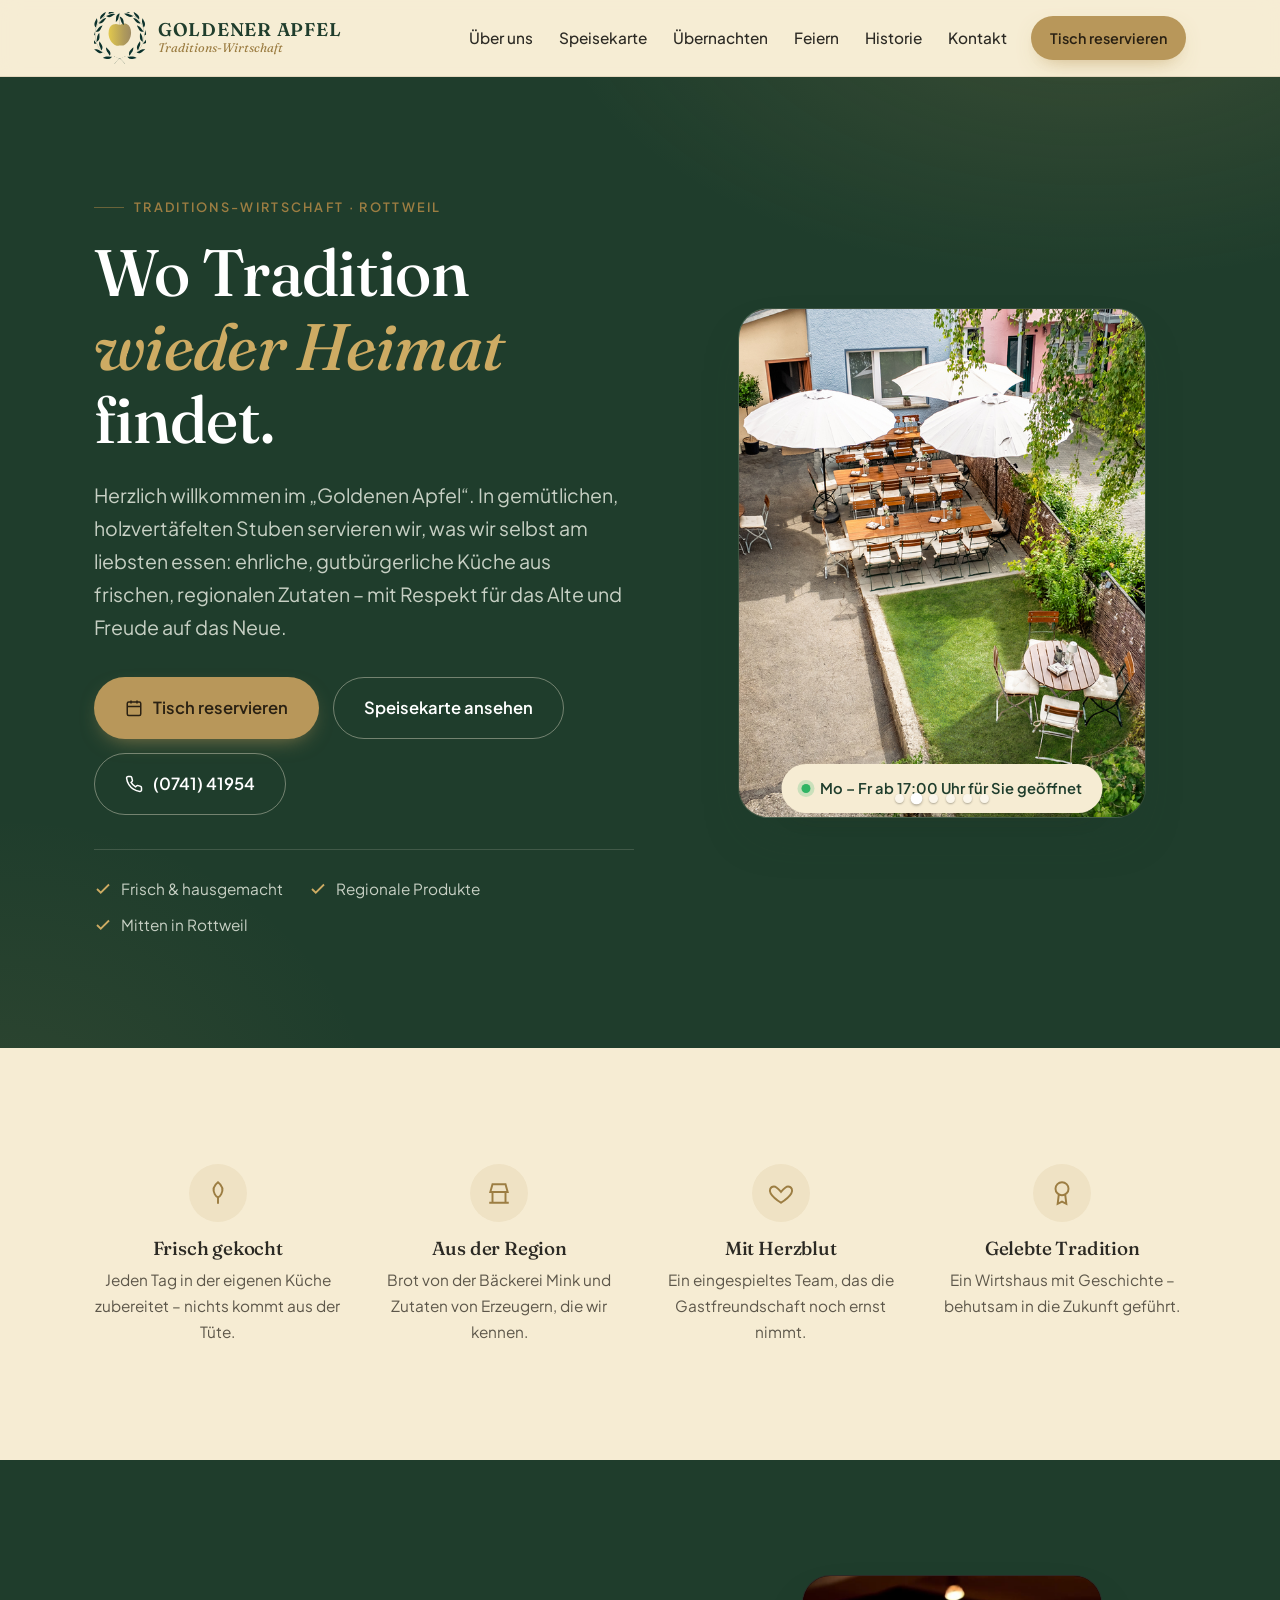
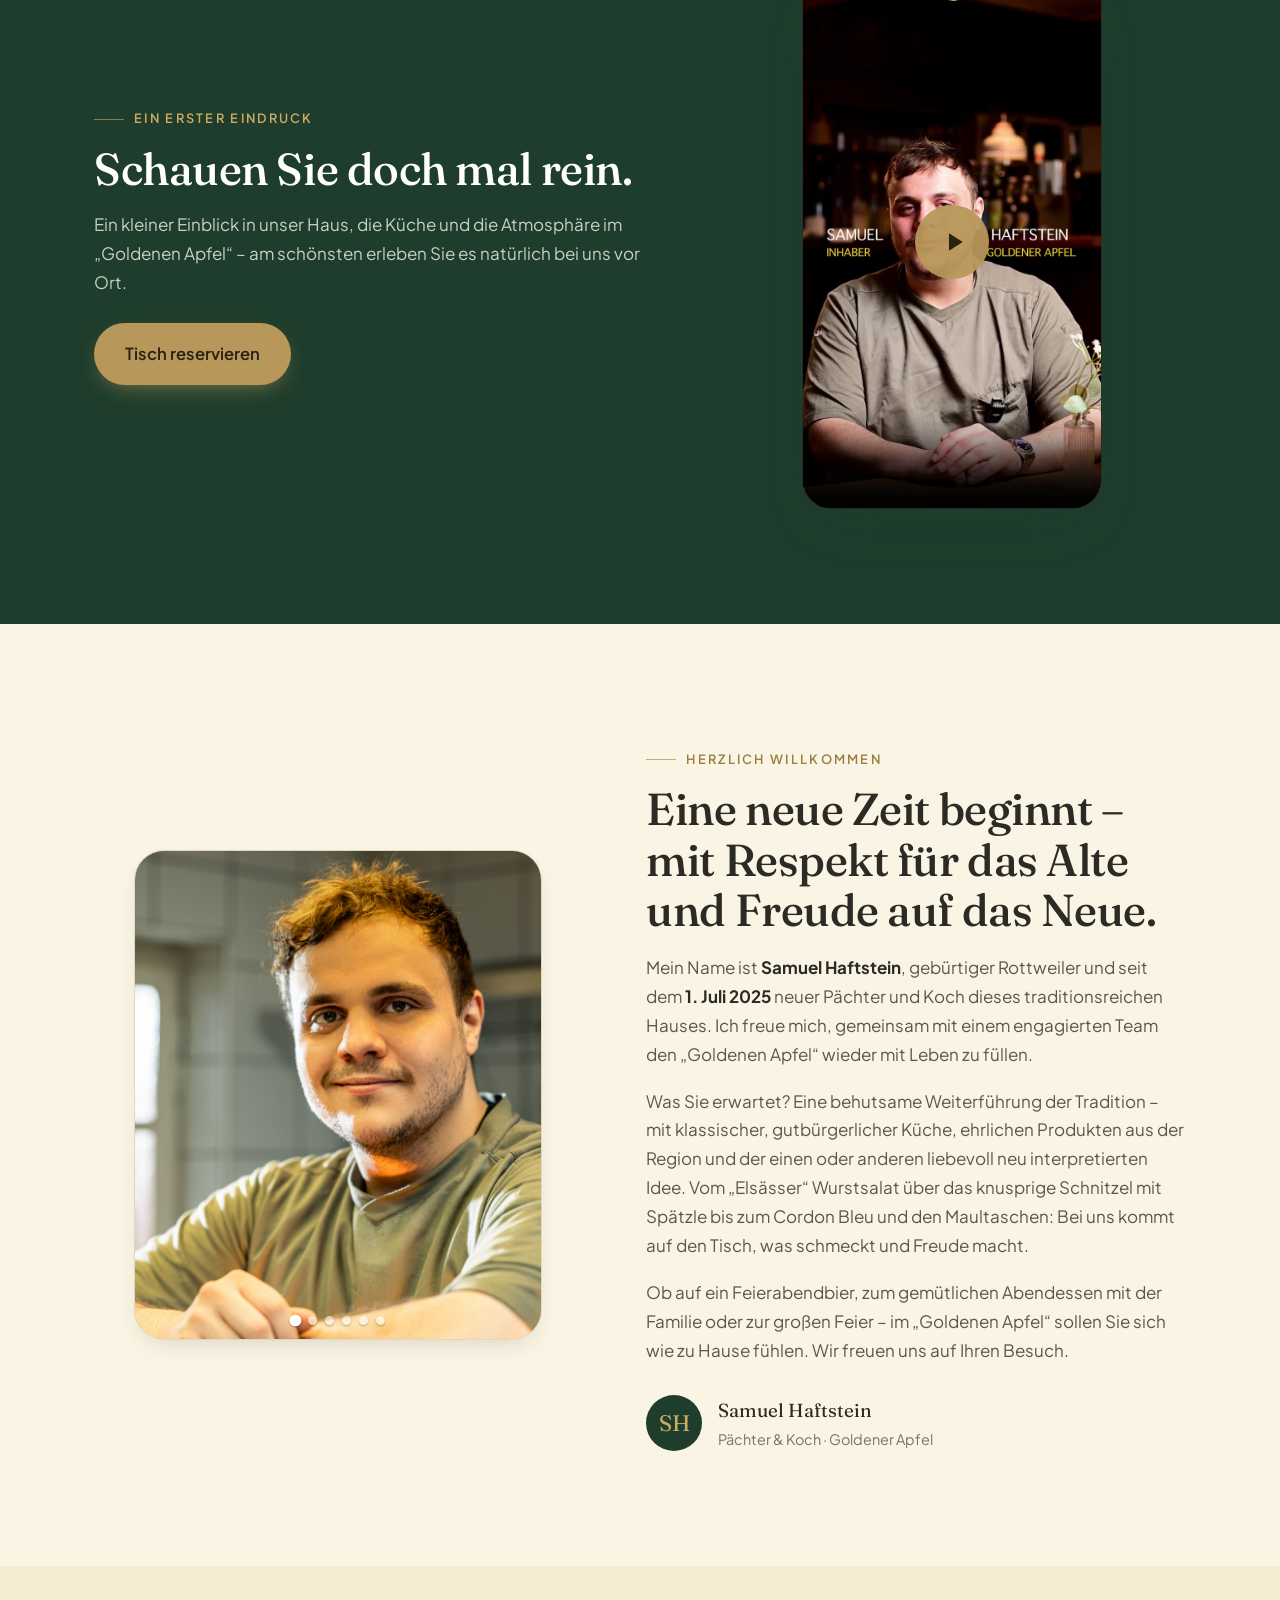
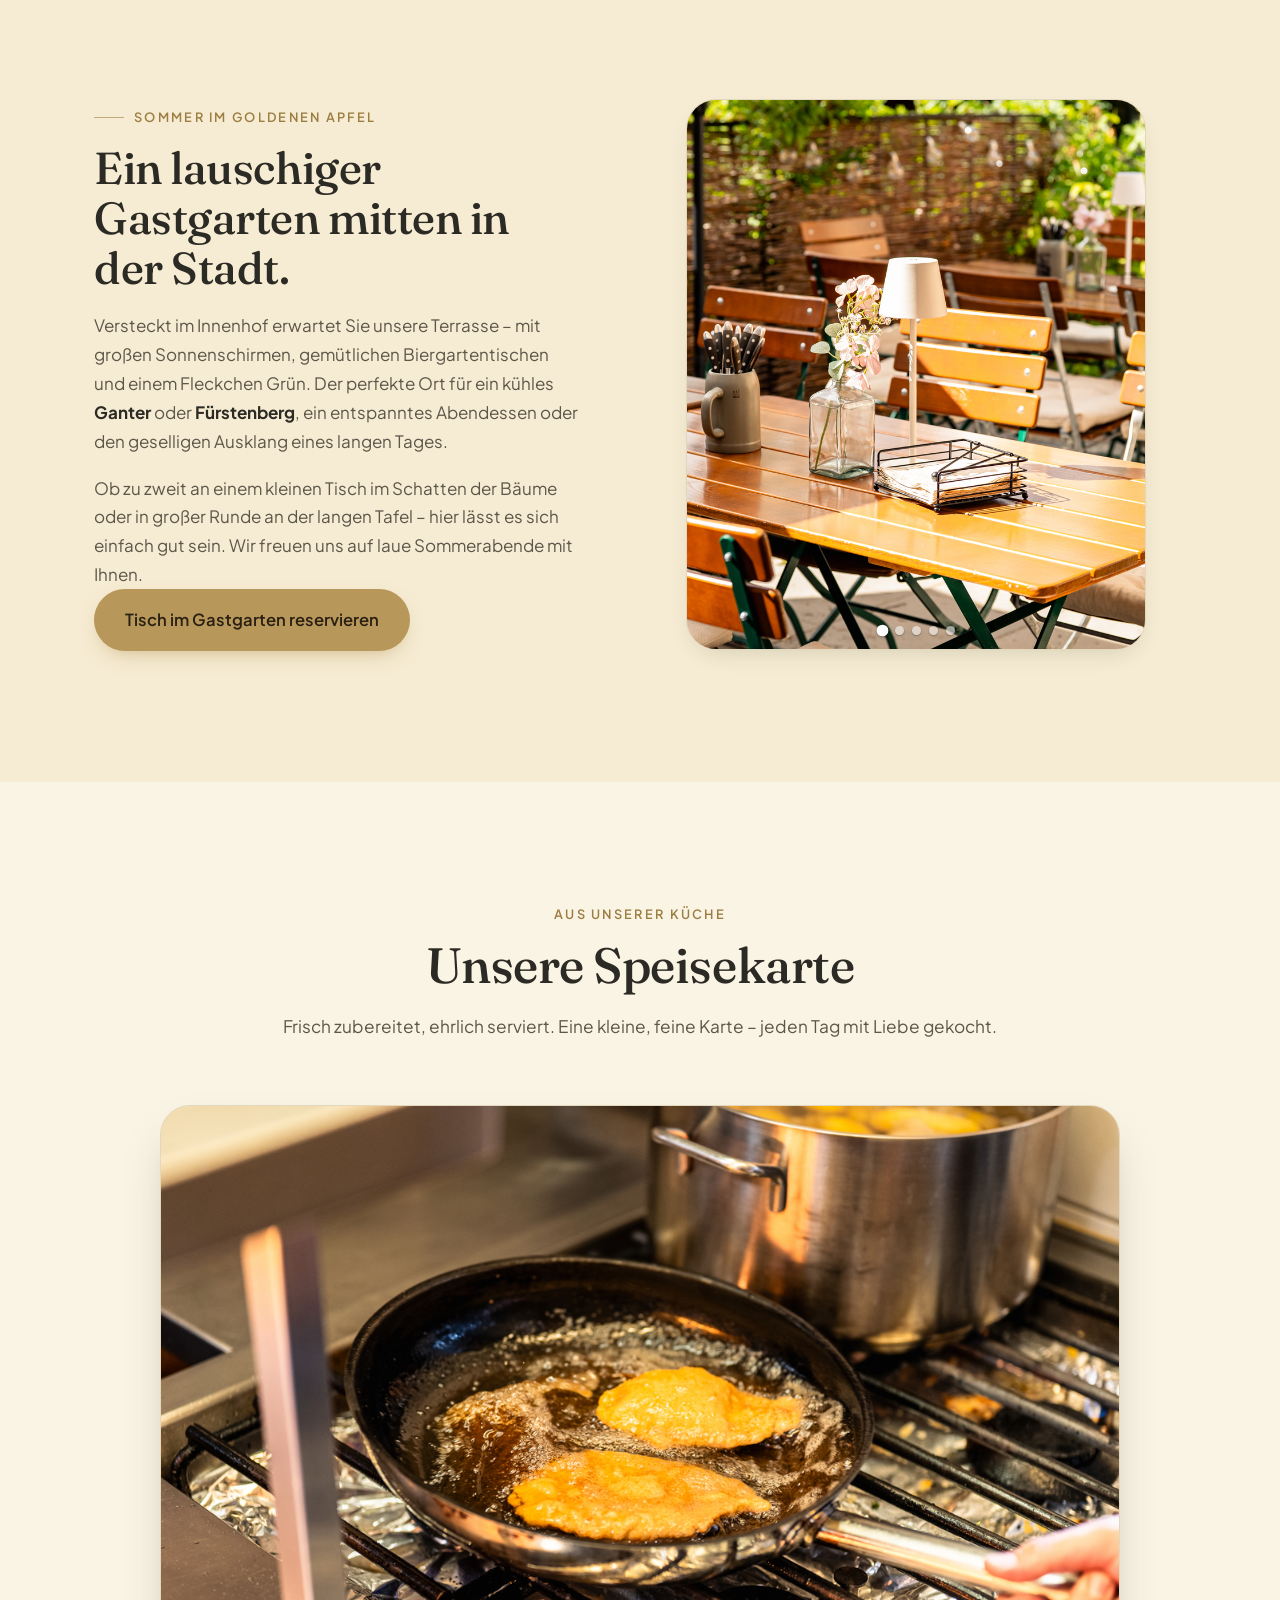
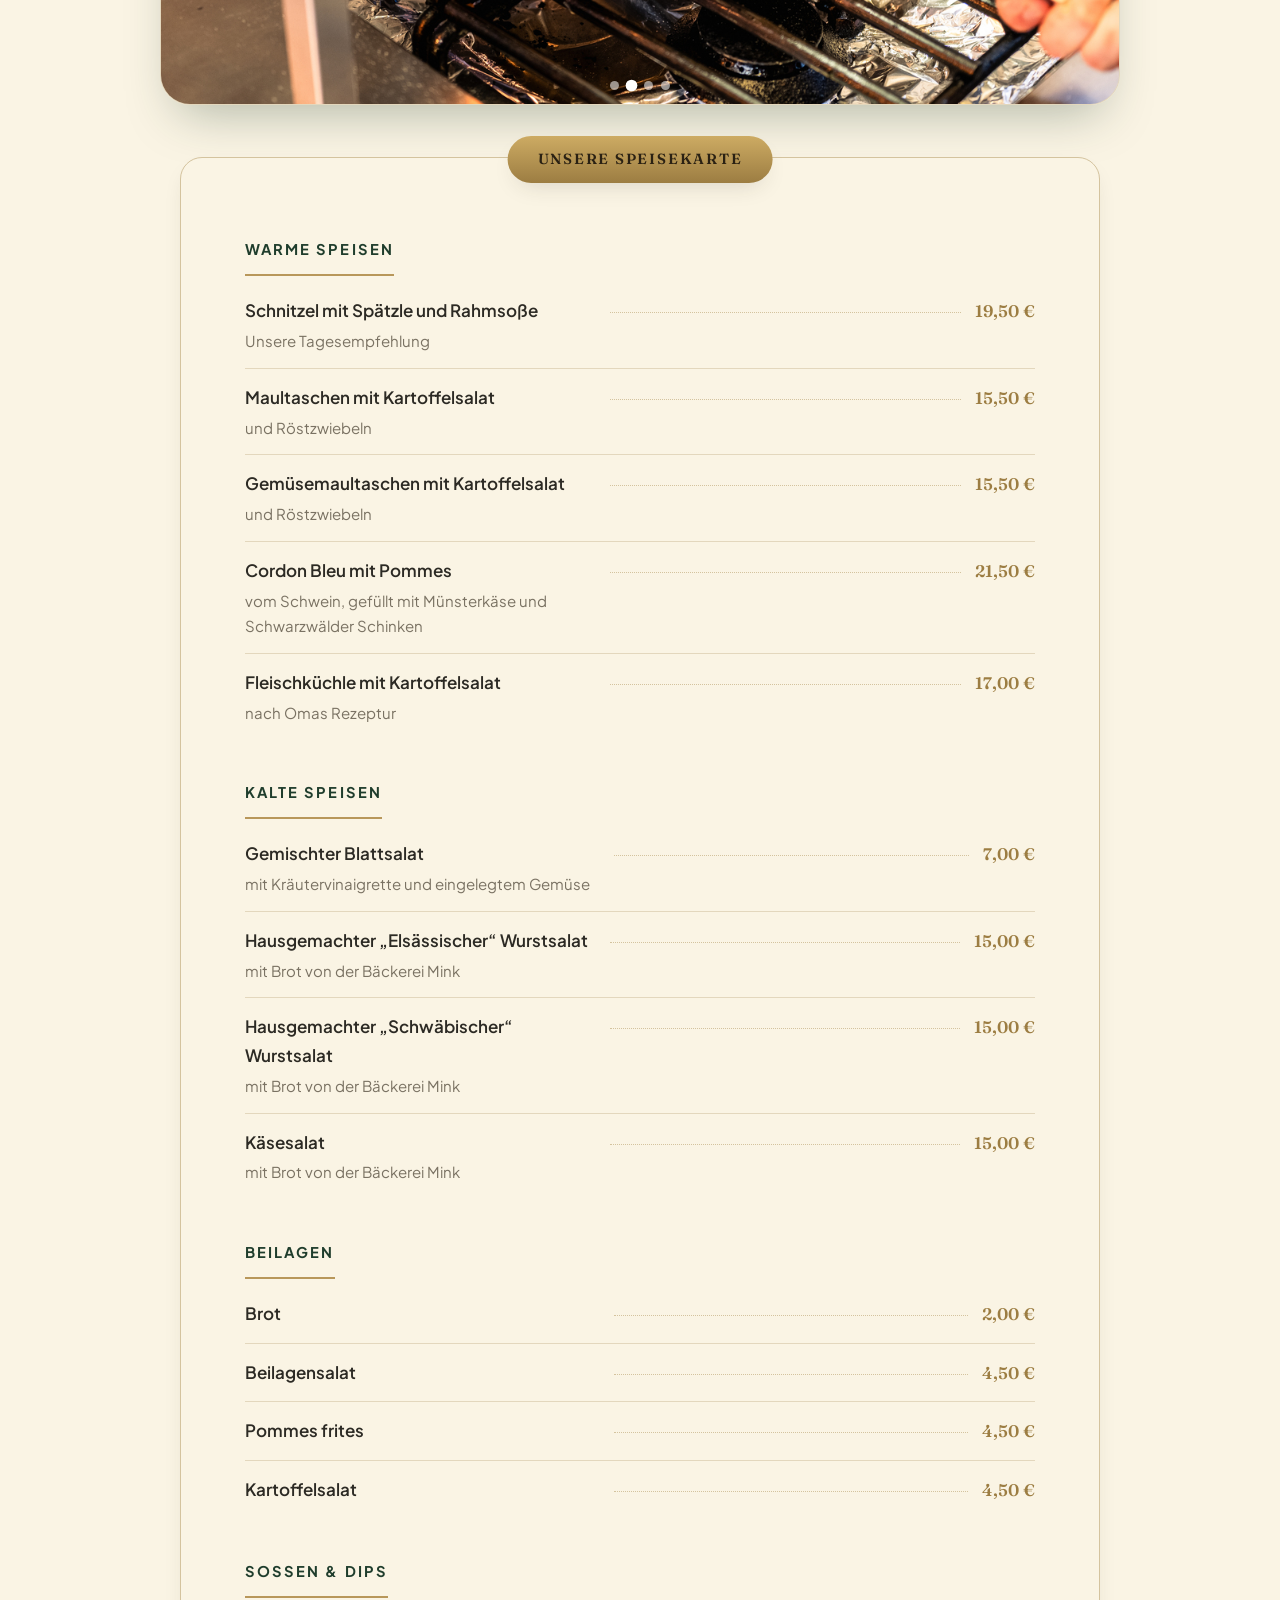
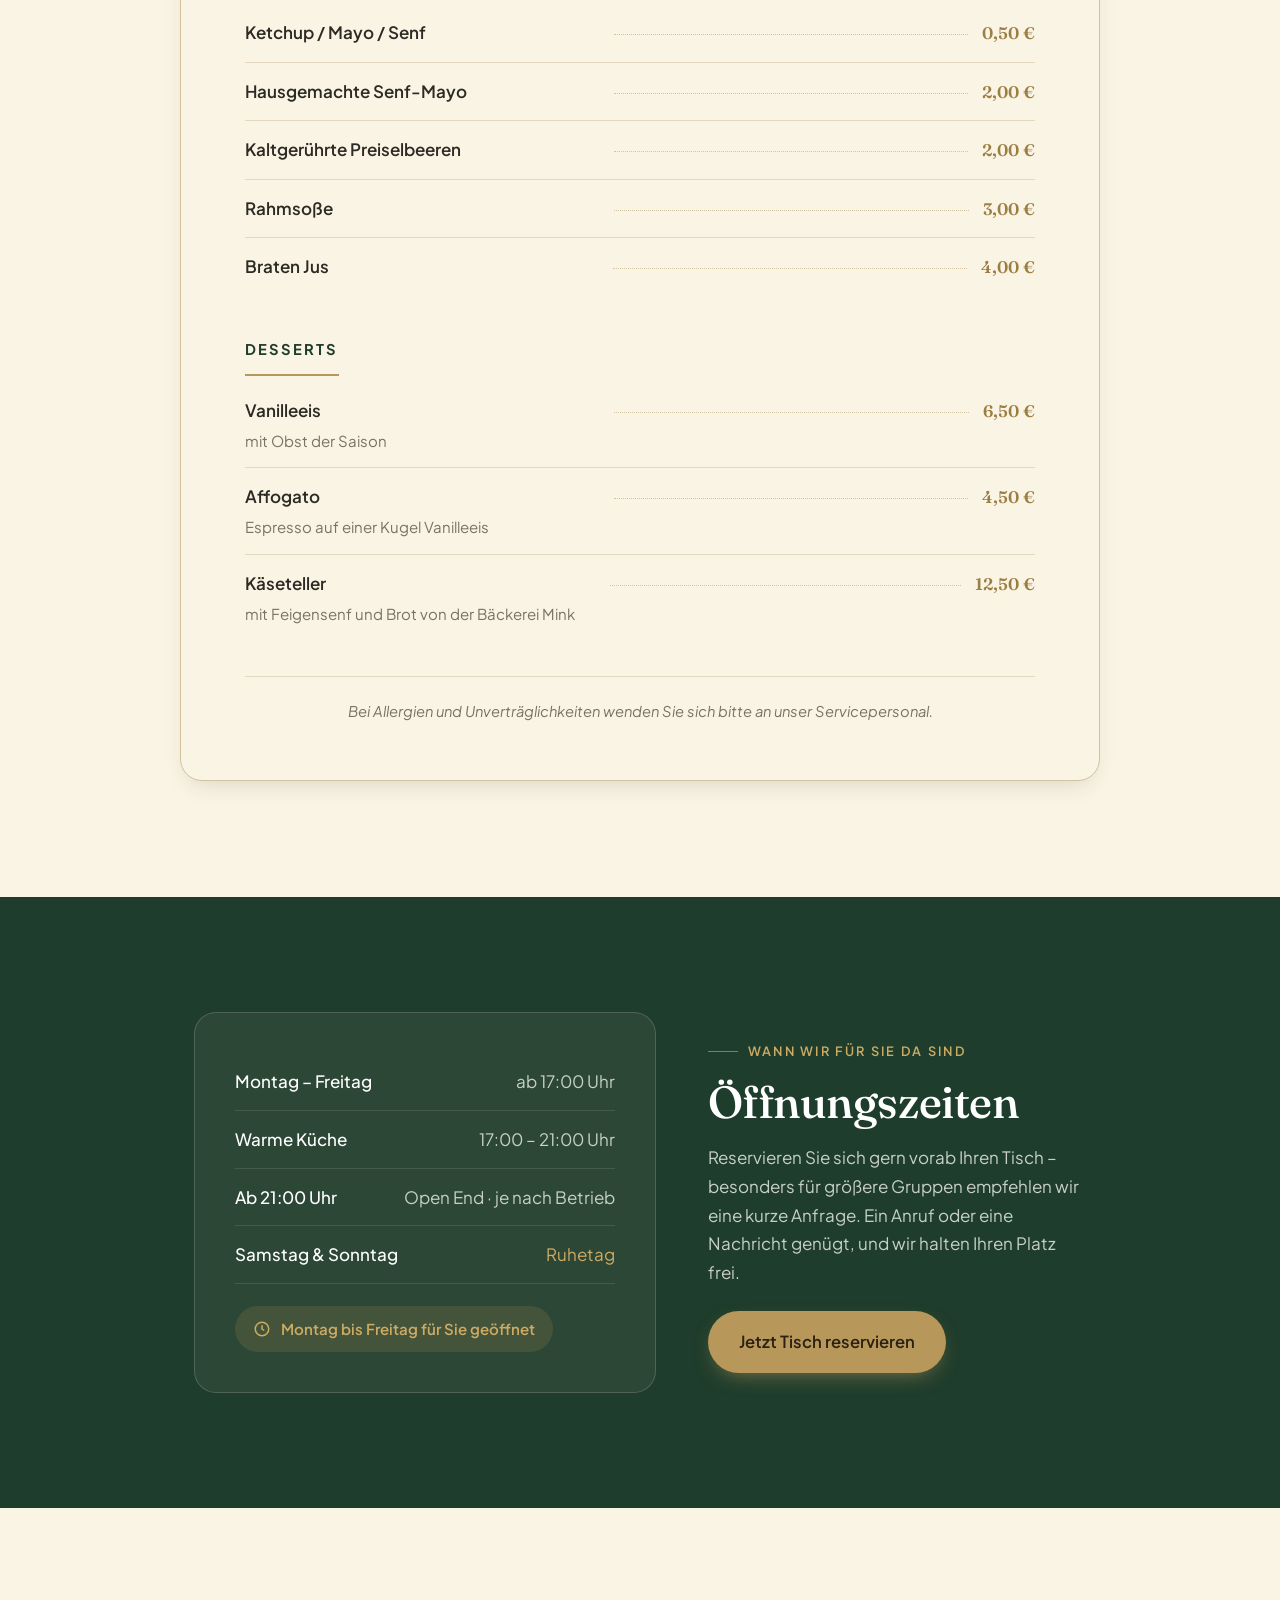
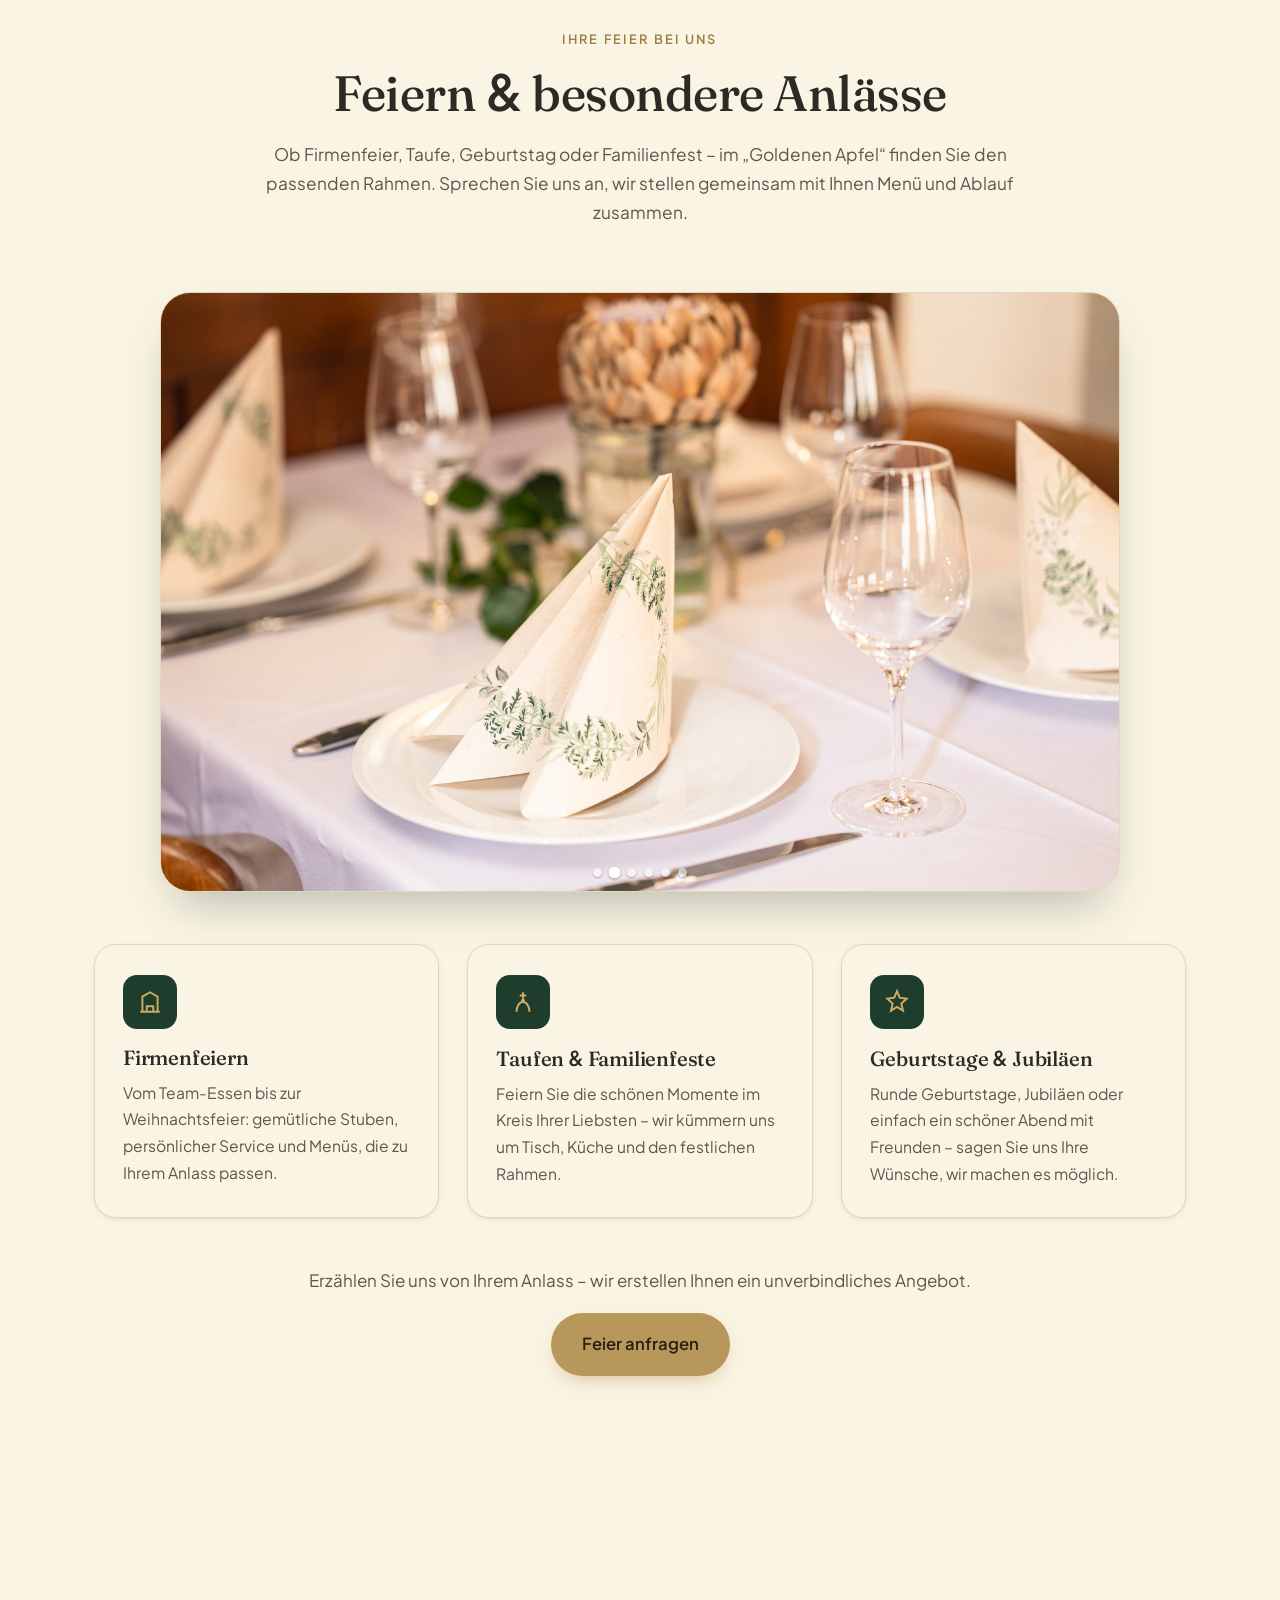
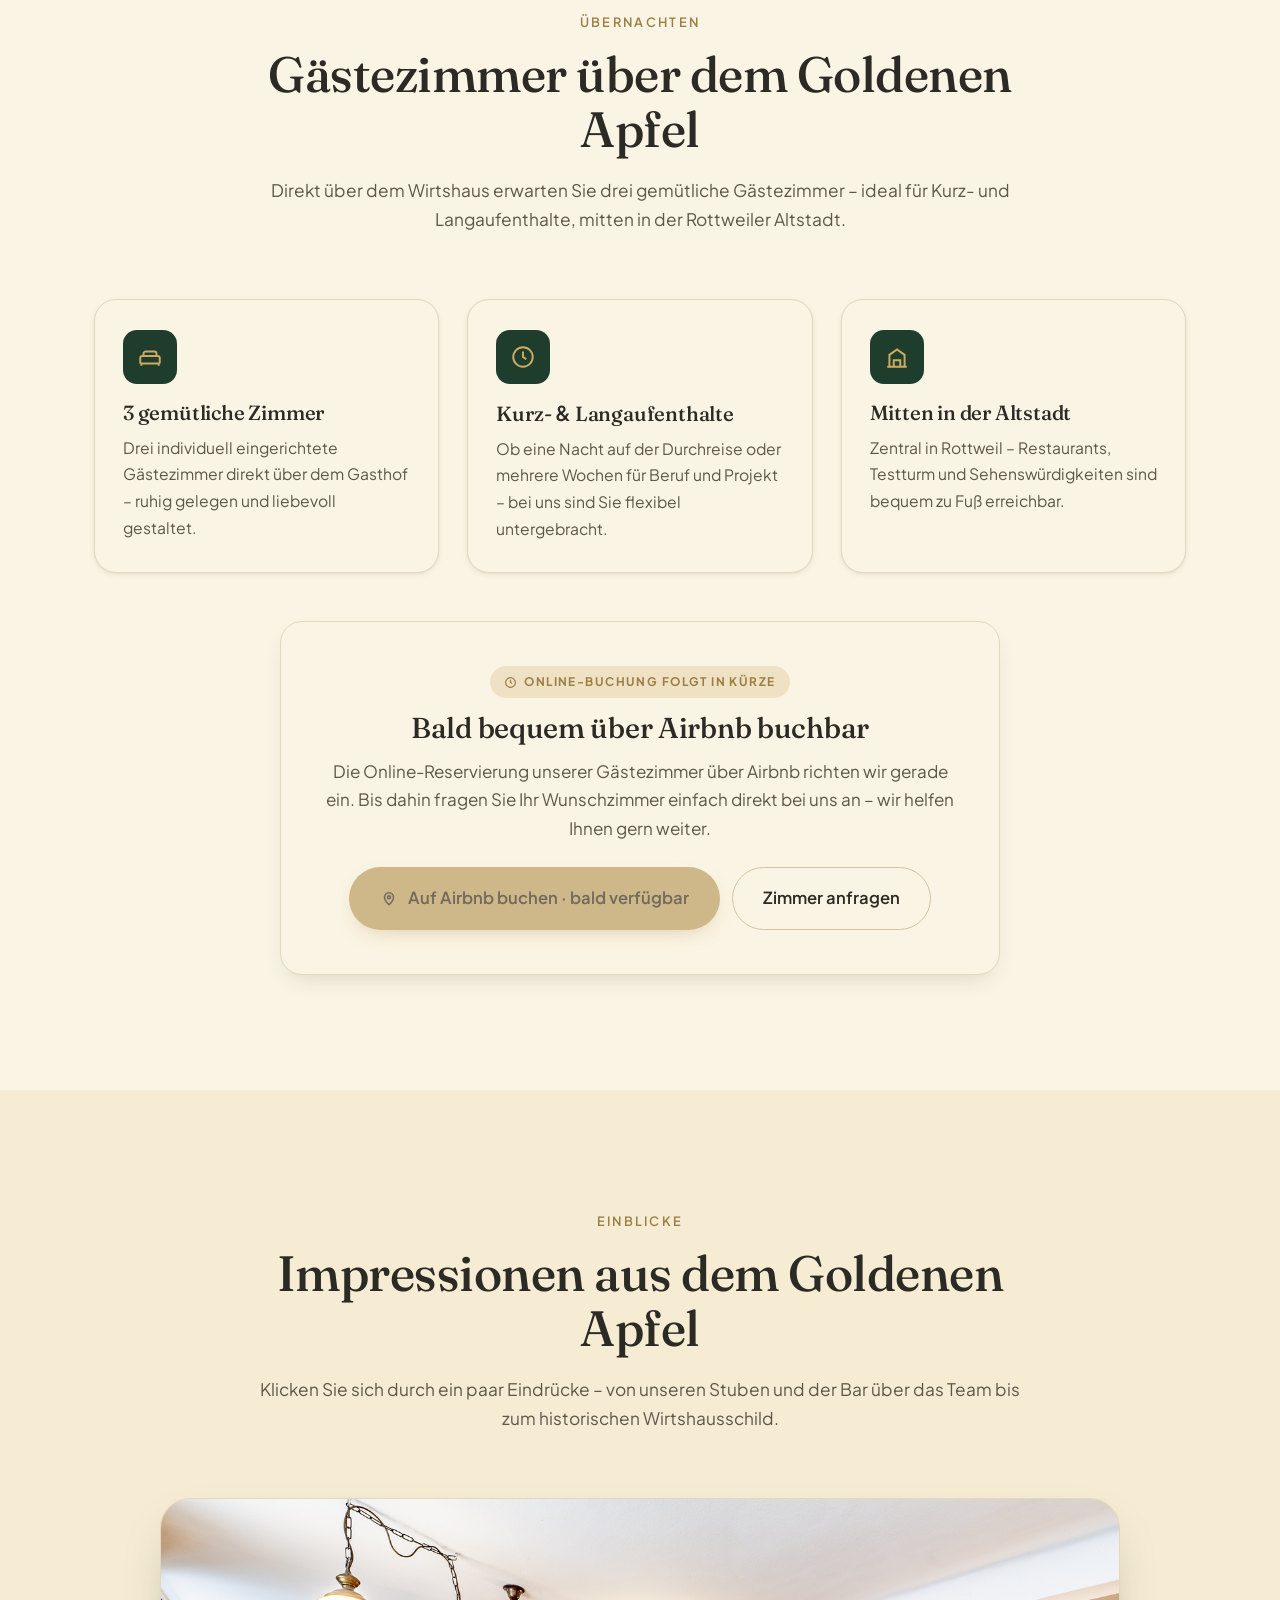
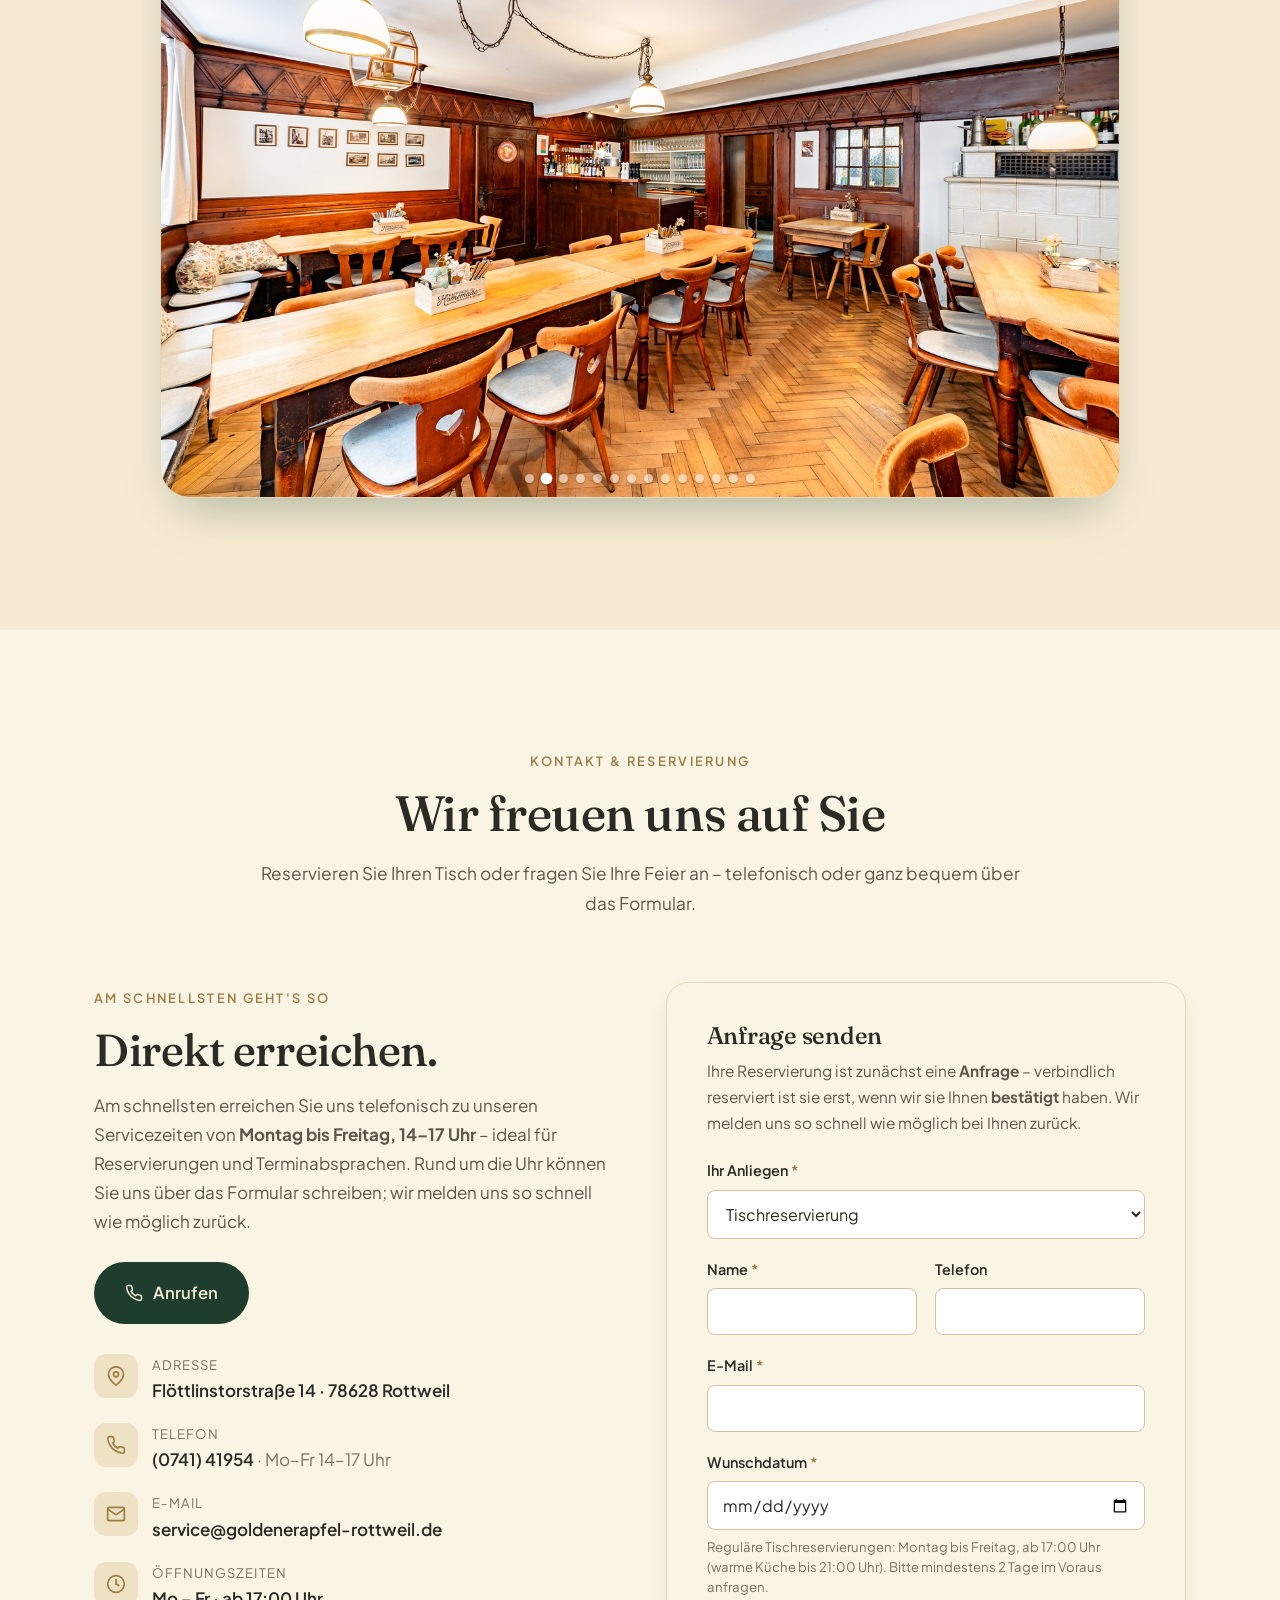
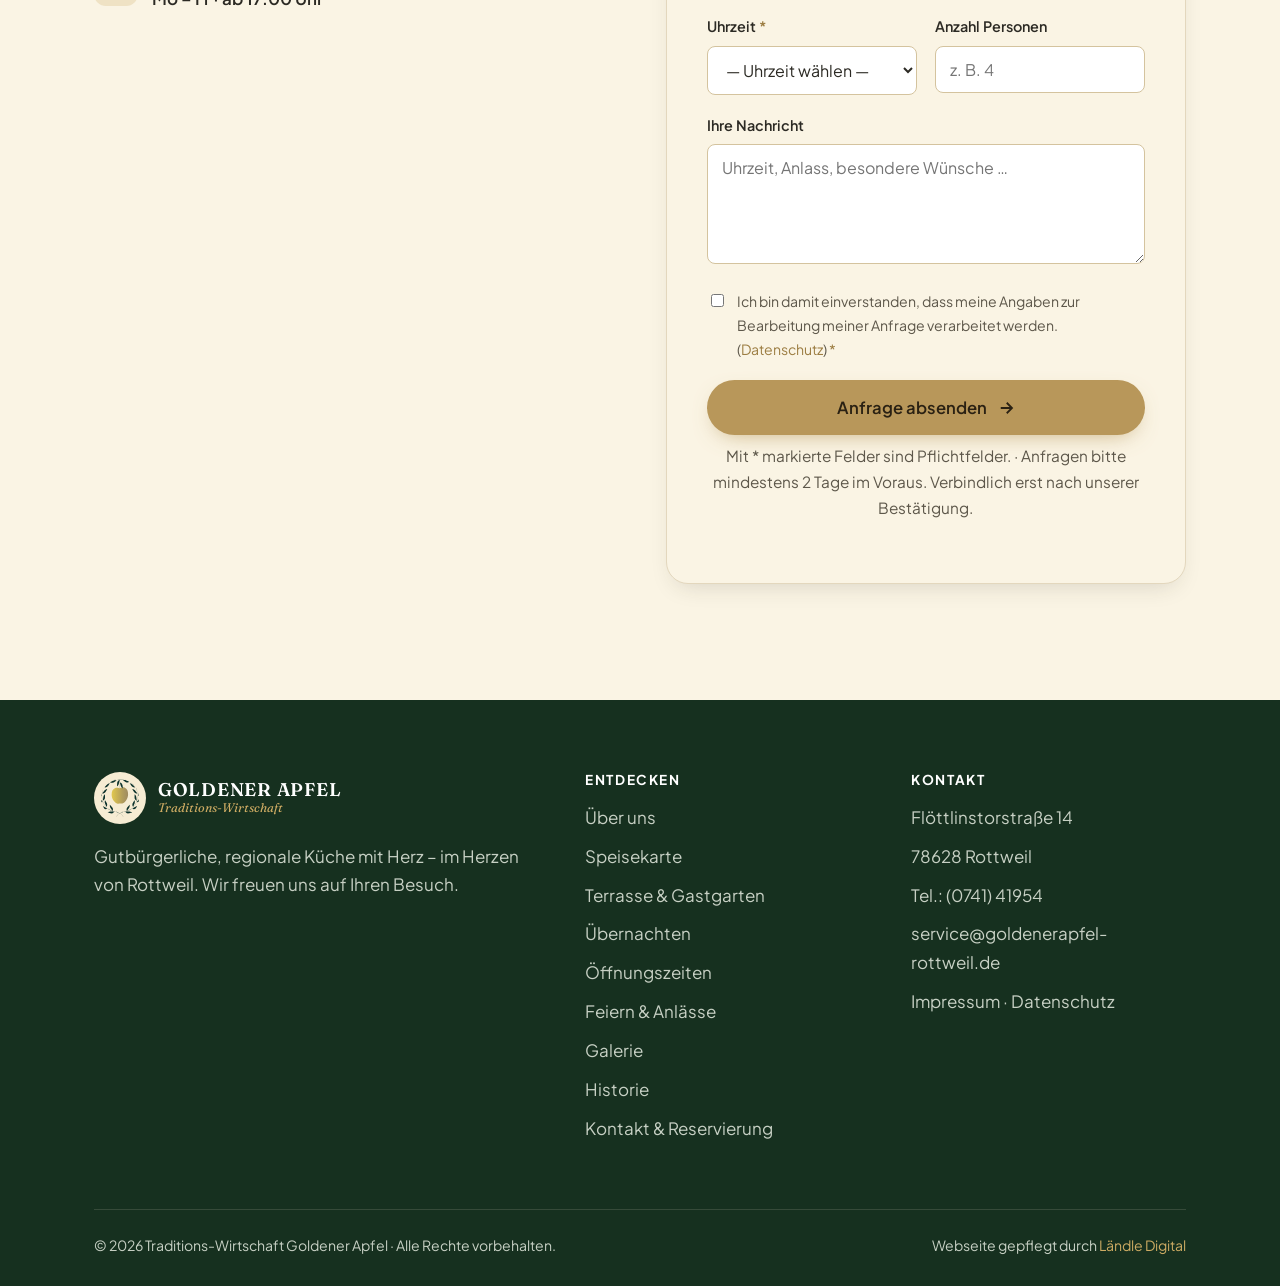
<file: index.html>
<!DOCTYPE html>
<html lang="de-DE">
<head>
<meta charset="UTF-8" />
<meta name="viewport" content="width=device-width, initial-scale=1.0" />
<meta http-equiv="X-UA-Compatible" content="IE=edge" />

<!-- ============================================================
     HINWEIS FÜR DIE PFLEGE
     Betreiberdaten sind eingetragen (Stand gemäß Impressum):
       • Gasthof zum Goldenen Apfel · Samuel Haftstein
       • Flöttlinstorstraße 14, 78628 Rottweil
       • Telefon (0741) 41954 (Mo–Fr 14–17 Uhr) · service@goldenerapfel-rottweil.de
     Hinweis: aktuell keine WhatsApp-Nummer hinterlegt.

     FOTOS: Die Seite bindet Bilder aus dem Ordner  assets/  ein.
     Solange eine Datei fehlt, wird automatisch ein dezenter Platzhalter
     gezeigt (nichts „bricht“). Einfach die Fotos mit exakt diesen
     Dateinamen nach  kunden/goldener-apfel/assets/  hochladen:
       terrasse-1.jpg          (Hero – Gastgarten von oben)
       terrasse-2.jpg          (Terrasse-Sektion – Garten mit Rasen)
       terrasse-schild.jpg     (Galerie – Gastgarten mit „Goldener Apfel“-Schild)
       samuel-portrait.jpg     (Über uns – Porträt Samuel Haftstein)
       samuel-kueche.jpg       (Galerie – Samuel in der Küche)
       kueche-panieren.jpg     (Speisekarte – Schnitzel panieren)
       kueche-braten.jpg       (Speisekarte – Schnitzel in der Pfanne)
       kueche-pass.jpg         (Speisekarte – fertige Schnitzel am Pass)
       feier-gedeck.jpg        (Feiern – festliches Gedeck, Goldbesteck)
       feier-planung.jpg       (Feiern – Team bei der Planung am Tisch)
       feier-tafel.jpg         (Feiern – gedeckte Tafel / Gedeck)
       bar.jpg                 (Galerie – Bar mit regionalen Bieren)
       stube-bar-detail.jpg    (Galerie – Lampe & alte Rottweil-Postkarten)
       stube-detail-glueck.jpg (Galerie – Glücksbringer-Deko unter der Decke)
       team.jpg                (Galerie – Team am Tisch)
       deko-fenster.jpg        (Galerie – Blumenvase am Fenster)
     Details siehe  BILDER-README.txt
============================================================= -->

<title>Goldener Apfel Rottweil · Traditions-Wirtschaft – gutbürgerliche Küche</title>
<meta name="description" content="Traditions-Wirtschaft „Goldener Apfel“ im Herzen von Rottweil. Gutbürgerliche, regionale Küche von Pächter & Koch Samuel Haftstein – frisch, hausgemacht, mit Herz. Tisch reservieren, Speisekarte ansehen & Feiern anfragen." />
<meta name="keywords" content="Goldener Apfel Rottweil, Restaurant Rottweil, gutbürgerliche Küche Rottweil, Gasthof Rottweil, Schnitzel Rottweil, Wurstsalat Rottweil, Feiern Rottweil, Firmenfeier Rottweil, Taufe feiern Rottweil, Tisch reservieren Rottweil" />
<meta name="author" content="Traditions-Wirtschaft Goldener Apfel" />
<meta name="robots" content="index, follow, max-image-preview:large, max-snippet:-1" />
<meta name="theme-color" content="#1f3d2c" />
<meta name="format-detection" content="telephone=yes" />
<meta name="geo.region" content="DE-BW" />
<meta name="geo.placename" content="Rottweil" />

<link rel="canonical" href="https://www.goldenerapfel-rottweil.de/" />
<link rel="alternate" hreflang="de-DE" href="https://www.goldenerapfel-rottweil.de/" />

<!-- Open Graph -->
<meta property="og:type" content="restaurant" />
<meta property="og:locale" content="de_DE" />
<meta property="og:site_name" content="Goldener Apfel Rottweil" />
<meta property="og:title" content="Goldener Apfel Rottweil · Traditions-Wirtschaft" />
<meta property="og:description" content="Gutbürgerliche, regionale Küche mit Herz – im Herzen von Rottweil. Tisch reservieren & Speisekarte ansehen." />
<meta property="og:url" content="https://www.goldenerapfel-rottweil.de/" />

<!-- Icons -->
<link rel="icon" type="image/svg+xml" href="logo.svg" />
<link rel="apple-touch-icon" href="logo.svg" />

<!-- Fonts & CSS -->
<link rel="preconnect" href="https://fonts.googleapis.com" />
<link rel="preconnect" href="https://fonts.gstatic.com" crossorigin />
<link rel="dns-prefetch" href="https://formsubmit.co" />
<link href="https://fonts.googleapis.com/css2?family=Fraunces:ital,opsz,wght@0,9..144,400;0,9..144,500;0,9..144,600;1,9..144,400;1,9..144,500&family=Plus+Jakarta+Sans:wght@400;500;600;700&display=swap" rel="stylesheet" />
<link rel="stylesheet" href="style.css" />

<!-- Structured Data: Restaurant / LocalBusiness -->
<script type="application/ld+json">
{
  "@context": "https://schema.org",
  "@type": "Restaurant",
  "@id": "https://www.goldenerapfel-rottweil.de/#restaurant",
  "name": "Traditions-Wirtschaft Goldener Apfel",
  "url": "https://www.goldenerapfel-rottweil.de/",
  "logo": "https://www.goldenerapfel-rottweil.de/logo.svg",
  "description": "Traditions-Wirtschaft Goldener Apfel in Rottweil – gutbürgerliche, regionale Küche von Pächter und Koch Samuel Haftstein. Frisch, hausgemacht und mit Herz.",
  "servesCuisine": ["Gutbürgerlich", "Regional", "Schwäbisch", "Deutsch"],
  "priceRange": "€€",
  "currenciesAccepted": "EUR",
  "paymentAccepted": "Bar, EC",
  "telephone": "+49 741 41954",
  "email": "service@goldenerapfel-rottweil.de",
  "founder": { "@type": "Person", "name": "Samuel Haftstein", "jobTitle": "Pächter & Koch" },
  "address": {
    "@type": "PostalAddress",
    "streetAddress": "Flöttlinstorstraße 14",
    "postalCode": "78628",
    "addressLocality": "Rottweil",
    "addressRegion": "BW",
    "addressCountry": "DE"
  },
  "areaServed": [
    { "@type": "City", "name": "Rottweil" },
    { "@type": "AdministrativeArea", "name": "Landkreis Rottweil" }
  ],
  "openingHoursSpecification": [
    { "@type": "OpeningHoursSpecification", "dayOfWeek": ["Monday","Tuesday","Wednesday","Thursday","Friday"], "opens": "17:00", "closes": "23:00" }
  ],
  "acceptsReservations": "True"
}
</script>

<!-- Structured Data: Speisekarte (Auszug) -->
<script type="application/ld+json">
{
  "@context": "https://schema.org",
  "@type": "Menu",
  "name": "Speisekarte Goldener Apfel",
  "inLanguage": "de-DE",
  "hasMenuSection": [
    { "@type": "MenuSection", "name": "Warme Speisen", "hasMenuItem": [
      { "@type": "MenuItem", "name": "Schnitzel mit Spätzle und Rahmsoße", "offers": { "@type": "Offer", "price": "19.50", "priceCurrency": "EUR" } },
      { "@type": "MenuItem", "name": "Maultaschen mit Kartoffelsalat und Röstzwiebeln", "offers": { "@type": "Offer", "price": "15.50", "priceCurrency": "EUR" } },
      { "@type": "MenuItem", "name": "Gemüsemaultaschen mit Kartoffelsalat und Röstzwiebeln", "offers": { "@type": "Offer", "price": "15.50", "priceCurrency": "EUR" } },
      { "@type": "MenuItem", "name": "Cordon Bleu mit Pommes", "offers": { "@type": "Offer", "price": "21.50", "priceCurrency": "EUR" } },
      { "@type": "MenuItem", "name": "Fleischküchle mit Kartoffelsalat", "offers": { "@type": "Offer", "price": "17.00", "priceCurrency": "EUR" } }
    ]},
    { "@type": "MenuSection", "name": "Kalte Speisen", "hasMenuItem": [
      { "@type": "MenuItem", "name": "Gemischter Blattsalat", "offers": { "@type": "Offer", "price": "7.00", "priceCurrency": "EUR" } },
      { "@type": "MenuItem", "name": "Hausgemachter \"Elsässischer\" Wurstsalat", "offers": { "@type": "Offer", "price": "15.00", "priceCurrency": "EUR" } },
      { "@type": "MenuItem", "name": "Hausgemachter \"Schwäbischer\" Wurstsalat", "offers": { "@type": "Offer", "price": "15.00", "priceCurrency": "EUR" } },
      { "@type": "MenuItem", "name": "Käsesalat", "offers": { "@type": "Offer", "price": "15.00", "priceCurrency": "EUR" } }
    ]},
    { "@type": "MenuSection", "name": "Desserts", "hasMenuItem": [
      { "@type": "MenuItem", "name": "Vanilleeis mit Obst der Saison", "offers": { "@type": "Offer", "price": "6.50", "priceCurrency": "EUR" } },
      { "@type": "MenuItem", "name": "Affogato", "offers": { "@type": "Offer", "price": "4.50", "priceCurrency": "EUR" } },
      { "@type": "MenuItem", "name": "Käseteller", "offers": { "@type": "Offer", "price": "12.50", "priceCurrency": "EUR" } }
    ]}
  ]
}
</script>
</head>
<body>

<!-- ============================================================
     TOPBAR
============================================================= -->
<header class="topbar">
  <div class="shell topbar__inner">
    <a href="index.html" class="topbar__logo" aria-label="Goldener Apfel – Startseite">
      <img src="logo.svg" alt="Goldener Apfel" />
      <span class="topbar__wordmark">
        <b>GOLDENER APFEL</b>
        <small>Traditions-Wirtschaft</small>
      </span>
    </a>
    <nav class="topbar__nav" aria-label="Hauptnavigation">
      <a href="#ueber-uns">Über uns</a>
      <a href="#speisekarte">Speisekarte</a>
      <a href="#zimmer">Übernachten</a>
      <a href="#feiern">Feiern</a>
      <a href="historie.html">Historie</a>
      <a href="#kontakt">Kontakt</a>
    </nav>
    <a href="#kontakt" class="btn btn--primary btn--sm topbar__cta">
      Tisch reservieren
    </a>
    <button class="burger" id="burger" aria-label="Menü öffnen" aria-expanded="false">
      <span></span><span></span><span></span>
    </button>
  </div>
  <div class="topbar__mobile" id="topbarMobile">
    <a href="#ueber-uns">Über uns</a>
    <a href="#speisekarte">Speisekarte</a>
    <a href="#terrasse">Terrasse</a>
    <a href="#zimmer">Übernachten</a>
    <a href="#oeffnungszeiten">Öffnungszeiten</a>
    <a href="#feiern">Feiern</a>
    <a href="#impressionen">Galerie</a>
    <a href="historie.html">Historie</a>
    <a href="#kontakt">Kontakt</a>
    <a href="#kontakt" class="btn btn--primary btn--block">Tisch reservieren</a>
  </div>
</header>

<main>

<!-- ============================================================
     HERO
============================================================= -->
<section class="hero">
  <div class="shell hero__inner">
    <div class="hero__content">
      <span class="eyebrow">Traditions-Wirtschaft · Rottweil</span>
      <h1>Wo Tradition<br/><em>wieder Heimat</em> findet.</h1>
      <p class="hero__sub">
        Herzlich willkommen im „Goldenen Apfel“. In gemütlichen, holzvertäfelten
        Stuben servieren wir, was wir selbst am liebsten essen: ehrliche,
        gutbürgerliche Küche aus frischen, regionalen Zutaten – mit Respekt für
        das Alte und Freude auf das Neue.
      </p>
      <div class="hero__cta">
        <a href="#kontakt" class="btn btn--primary btn--lg">
          <svg class="icon" viewBox="0 0 24 24" fill="none" stroke="currentColor" stroke-width="2"><rect x="3" y="4" width="18" height="18" rx="2"/><path d="M16 2v4M8 2v4M3 10h18"/></svg>
          Tisch reservieren
        </a>
        <a href="#speisekarte" class="btn btn--on-green btn--lg">
          Speisekarte ansehen
        </a>
        <!-- TODO: echte Telefonnummer eintragen -->
        <a href="tel:+4974141954" class="btn btn--on-green btn--lg">
          <svg class="icon" viewBox="0 0 24 24" fill="none" stroke="currentColor" stroke-width="2"><path d="M22 16.92v3a2 2 0 0 1-2.18 2 19.79 19.79 0 0 1-8.63-3.07 19.5 19.5 0 0 1-6-6 19.79 19.79 0 0 1-3.07-8.67A2 2 0 0 1 4.11 2h3a2 2 0 0 1 2 1.72 12.84 12.84 0 0 0 .7 2.81 2 2 0 0 1-.45 2.11L8.09 9.91a16 16 0 0 0 6 6l1.27-1.27a2 2 0 0 1 2.11-.45 12.84 12.84 0 0 0 2.81.7A2 2 0 0 1 22 16.92z"/></svg>
          (0741) 41954
        </a>
      </div>
      <ul class="hero__meta">
        <li><svg class="icon" viewBox="0 0 24 24" fill="none" stroke="currentColor" stroke-width="2.4"><path d="M20 6 9 17l-5-5"/></svg> Frisch & hausgemacht</li>
        <li><svg class="icon" viewBox="0 0 24 24" fill="none" stroke="currentColor" stroke-width="2.4"><path d="M20 6 9 17l-5-5"/></svg> Regionale Produkte</li>
        <li><svg class="icon" viewBox="0 0 24 24" fill="none" stroke="currentColor" stroke-width="2.4"><path d="M20 6 9 17l-5-5"/></svg> Mitten in Rottweil</li>
      </ul>
    </div>

    <div class="hero__visual">
<figure class="media slider" data-slider data-autoplay="5000">
      <div class="slider__slides">
        <img class="slider__slide is-active" src="DJI_20260708162626_0021_D.jpg" alt="Gastgarten des Goldenen Apfel von oben mit Sonnenschirmen" loading="eager" />
        <img class="slider__slide" src="DJI_20260708162741_0024_D.jpg" alt="Gastgarten mit Rasenfläche von oben" loading="lazy" />
        <img class="slider__slide" src="_RG67095-HDR.jpg" alt="Sonnige Terrasse mit Biergartentischen" loading="lazy" />
        <img class="slider__slide" src="_RG67096-HDR.jpg" alt="Terrasse im Innenhof" loading="lazy" />
        <img class="slider__slide" src="_RG67185.jpg" alt="Außenansicht mit Wirtshausschild und Rottweiler Testturm" loading="lazy" />
        <img class="slider__slide" src="DJI_20260708162816_0025_D.jpg" alt="Gastgarten mit Wirtshausschild von oben" loading="lazy" />
      </div>
      <button type="button" class="slider__nav slider__nav--prev" aria-label="Vorheriges Bild"><svg viewBox="0 0 24 24" width="22" height="22" fill="none" stroke="currentColor" stroke-width="2.5"><path d="M15 18l-6-6 6-6"/></svg></button>
      <button type="button" class="slider__nav slider__nav--next" aria-label="Nächstes Bild"><svg viewBox="0 0 24 24" width="22" height="22" fill="none" stroke="currentColor" stroke-width="2.5"><path d="M9 6l6 6-6 6"/></svg></button>
      <div class="slider__dots" aria-label="Bildauswahl"></div>
    </figure>
      <span class="hero__badge"><span class="dot"></span> Mo – Fr ab 17:00 Uhr für Sie geöffnet</span>
    </div>
  </div>
</section>

<!-- ============================================================
     WERTE
============================================================= -->
<section class="section section--cream">
  <div class="shell">
    <div class="values">
      <div class="value">
        <div class="value__icon"><svg viewBox="0 0 24 24" fill="none" stroke="currentColor" stroke-width="1.8"><path d="M12 2C8 5 7 9 9 13c1 2 3 3 3 3s2-1 3-3c2-4 1-8-3-11z"/><path d="M12 16v6"/></svg></div>
        <h3>Frisch gekocht</h3>
        <p>Jeden Tag in der eigenen Küche zubereitet – nichts kommt aus der Tüte.</p>
      </div>
      <div class="value">
        <div class="value__icon"><svg viewBox="0 0 24 24" fill="none" stroke="currentColor" stroke-width="1.8"><path d="M3 21h18M6 21V11M18 21V11M4 11h16l-2-7H6z"/></svg></div>
        <h3>Aus der Region</h3>
        <p>Brot von der Bäckerei Mink und Zutaten von Erzeugern, die wir kennen.</p>
      </div>
      <div class="value">
        <div class="value__icon"><svg viewBox="0 0 24 24" fill="none" stroke="currentColor" stroke-width="1.8"><path d="M12 21s-7-4.35-9.5-8.5C.8 9.6 2 6 5.5 6 7.5 6 9 7.5 12 11c3-3.5 4.5-5 6.5-5 3.5 0 4.7 3.6 3 6.5C19 16.65 12 21 12 21z"/></svg></div>
        <h3>Mit Herzblut</h3>
        <p>Ein eingespieltes Team, das die Gastfreundschaft noch ernst nimmt.</p>
      </div>
      <div class="value">
        <div class="value__icon"><svg viewBox="0 0 24 24" fill="none" stroke="currentColor" stroke-width="1.8"><circle cx="12" cy="8" r="6"/><path d="M9 13.8 8 22l4-2 4 2-1-8.2"/></svg></div>
        <h3>Gelebte Tradition</h3>
        <p>Ein Wirtshaus mit Geschichte – behutsam in die Zukunft geführt.</p>
      </div>
    </div>
  </div>
</section>

<!-- ============================================================
     INTRO-VIDEO
============================================================= -->
<section class="section section--green" id="intro">
  <div class="shell intro-wrap">
    <div class="intro-text">
      <span class="eyebrow">Ein erster Eindruck</span>
      <h2>Schauen Sie doch mal rein.</h2>
      <p>Ein kleiner Einblick in unser Haus, die Küche und die Atmosphäre im „Goldenen Apfel“ – am schönsten erleben Sie es natürlich bei uns vor Ort.</p>
      <a href="#kontakt" class="btn btn--primary btn--lg">Tisch reservieren</a>
    </div>
    <div class="intro-video">
      <div class="phone-frame">
        <video id="introVideo" class="intro-player" controls playsinline preload="none" poster="poster-intro.jpg">
          <source src="intro.mp4" type="video/mp4" />
          Ihr Browser kann dieses Video leider nicht abspielen. <a href="intro.mp4">Video herunterladen</a>.
        </video>
        <button type="button" class="intro-play" id="introPlay" aria-label="Imagefilm abspielen">
          <svg viewBox="0 0 24 24" width="30" height="30" fill="currentColor"><path d="M8 5v14l11-7z"/></svg>
        </button>
      </div>
    </div>
  </div>
</section>

<!-- ============================================================
     ÜBER UNS / STORY
============================================================= -->
<section class="section" id="ueber-uns">
  <div class="shell split">
    <div class="split__media">
<figure class="media slider" data-slider data-autoplay="6000">
      <div class="slider__slides">
        <img class="slider__slide is-active" src="_RG69570.jpg" alt="Samuel Haftstein, Pächter und Koch" loading="lazy" />
        <img class="slider__slide" src="_RG69302.jpg" alt="Samuel Haftstein an der Durchreiche" loading="lazy" />
        <img class="slider__slide" src="_RG69520.jpg" alt="Samuel Haftstein konzentriert in der Küche" loading="lazy" />
        <img class="slider__slide" src="_RG69297.jpg" alt="Samuel Haftstein am Küchenfenster" loading="lazy" />
        <img class="slider__slide" src="_RG69760.jpg" alt="Herzlicher Moment im Team" loading="lazy" />
        <img class="slider__slide" src="_RG69626.jpg" alt="Persönliche Planung im Team" loading="lazy" />
      </div>
      <button type="button" class="slider__nav slider__nav--prev" aria-label="Vorheriges Bild"><svg viewBox="0 0 24 24" width="22" height="22" fill="none" stroke="currentColor" stroke-width="2.5"><path d="M15 18l-6-6 6-6"/></svg></button>
      <button type="button" class="slider__nav slider__nav--next" aria-label="Nächstes Bild"><svg viewBox="0 0 24 24" width="22" height="22" fill="none" stroke="currentColor" stroke-width="2.5"><path d="M9 6l6 6-6 6"/></svg></button>
      <div class="slider__dots" aria-label="Bildauswahl"></div>
    </figure>
    </div>
    <div class="split__content">
      <span class="eyebrow">Herzlich willkommen</span>
      <h2>Eine neue Zeit beginnt – mit Respekt für das Alte und Freude auf das Neue.</h2>
      <p>
        Mein Name ist <strong>Samuel Haftstein</strong>, gebürtiger Rottweiler und seit dem
        <strong>1. Juli 2025</strong> neuer Pächter und Koch dieses traditionsreichen Hauses.
        Ich freue mich, gemeinsam mit einem engagierten Team den „Goldenen Apfel“
        wieder mit Leben zu füllen.
      </p>
      <p>
        Was Sie erwartet? Eine behutsame Weiterführung der Tradition – mit klassischer,
        gutbürgerlicher Küche, ehrlichen Produkten aus der Region und der einen oder
        anderen liebevoll neu interpretierten Idee. Vom „Elsässer“ Wurstsalat über das
        knusprige Schnitzel mit Spätzle bis zum Cordon Bleu und den Maultaschen: Bei uns
        kommt auf den Tisch, was schmeckt und Freude macht.
      </p>
      <p>
        Ob auf ein Feierabendbier, zum gemütlichen Abendessen mit der Familie oder zur
        großen Feier – im „Goldenen Apfel“ sollen Sie sich wie zu Hause fühlen.
        Wir freuen uns auf Ihren Besuch.
      </p>
      <div class="signature">
        <div class="signature__avatar">SH</div>
        <div>
          <div class="signature__name">Samuel Haftstein</div>
          <div class="signature__role">Pächter & Koch · Goldener Apfel</div>
        </div>
      </div>
    </div>
  </div>
</section>

<!-- ============================================================
     TERRASSE & BIERGARTEN
============================================================= -->
<section class="section section--cream" id="terrasse">
  <div class="shell split split--reverse">
    <div class="split__media">
<figure class="media slider" data-slider data-autoplay="6000">
      <div class="slider__slides">
        <img class="slider__slide is-active" src="_RG67119.jpg" alt="Biergartentische auf der Terrasse" loading="lazy" />
        <img class="slider__slide" src="_RG67148.jpg" alt="Biergartentische mit Lampen" loading="lazy" />
        <img class="slider__slide" src="_RG67115.jpg" alt="Lauschiges Plätzchen im Gastgarten" loading="lazy" />
        <img class="slider__slide" src="_RG67157.jpg" alt="Deko-Detail mit Bierkrug und Blumen" loading="lazy" />
        <img class="slider__slide" src="_RG67160.jpg" alt="Gemütliche Ecke im Gastgarten" loading="lazy" />
      </div>
      <button type="button" class="slider__nav slider__nav--prev" aria-label="Vorheriges Bild"><svg viewBox="0 0 24 24" width="22" height="22" fill="none" stroke="currentColor" stroke-width="2.5"><path d="M15 18l-6-6 6-6"/></svg></button>
      <button type="button" class="slider__nav slider__nav--next" aria-label="Nächstes Bild"><svg viewBox="0 0 24 24" width="22" height="22" fill="none" stroke="currentColor" stroke-width="2.5"><path d="M9 6l6 6-6 6"/></svg></button>
      <div class="slider__dots" aria-label="Bildauswahl"></div>
    </figure>
    </div>
    <div class="split__content">
      <span class="eyebrow">Sommer im Goldenen Apfel</span>
      <h2>Ein lauschiger Gastgarten mitten in der Stadt.</h2>
      <p>
        Versteckt im Innenhof erwartet Sie unsere Terrasse – mit großen Sonnen­schirmen,
        gemütlichen Biergarten­tischen und einem Fleckchen Grün. Der perfekte Ort für ein
        kühles <strong>Ganter</strong> oder <strong>Fürstenberg</strong>, ein entspanntes
        Abendessen oder den geselligen Ausklang eines langen Tages.
      </p>
      <p>
        Ob zu zweit an einem kleinen Tisch im Schatten der Bäume oder in großer Runde an der
        langen Tafel – hier lässt es sich einfach gut sein. Wir freuen uns auf laue Sommer­abende
        mit Ihnen.
      </p>
      <a href="#kontakt" class="btn btn--primary btn--lg">Tisch im Gastgarten reservieren</a>
    </div>
  </div>
</section>

<!-- ============================================================
     SPEISEKARTE
============================================================= -->
<section class="section" id="speisekarte">
  <div class="shell">
    <div class="section-head">
      <span class="eyebrow eyebrow--solo" style="justify-content:center;">Aus unserer Küche</span>
      <h2>Unsere Speisekarte</h2>
      <p>Frisch zubereitet, ehrlich serviert. Eine kleine, feine Karte – jeden Tag mit Liebe gekocht.</p>
    </div>

    <figure class="slider slider--wide slider--onmenu" data-slider data-autoplay="4500">
      <div class="slider__slides">
        <img class="slider__slide is-active" src="_RG69474.jpg" alt="Frisch paniertes Schnitzel" loading="lazy" />
        <img class="slider__slide" src="_RG69499.jpg" alt="Schnitzel wird goldbraun gebraten" loading="lazy" />
        <img class="slider__slide" src="_RG69503.jpg" alt="Goldbraunes Schnitzel aus der Pfanne" loading="lazy" />
        <img class="slider__slide" src="_RG69523.jpg" alt="Fertige Schnitzel am Pass, mit Salz" loading="lazy" />
      </div>
      <button type="button" class="slider__nav slider__nav--prev" aria-label="Vorheriges Bild"><svg viewBox="0 0 24 24" width="22" height="22" fill="none" stroke="currentColor" stroke-width="2.5"><path d="M15 18l-6-6 6-6"/></svg></button>
      <button type="button" class="slider__nav slider__nav--next" aria-label="Nächstes Bild"><svg viewBox="0 0 24 24" width="22" height="22" fill="none" stroke="currentColor" stroke-width="2.5"><path d="M9 6l6 6-6 6"/></svg></button>
      <div class="slider__dots" aria-label="Bildauswahl"></div>
    </figure>

    <div class="menu-card">
      <span class="menu-card__ribbon">Unsere Speisekarte</span>

      <div class="menu-group">
        <div class="menu-group__title">Warme Speisen</div>
        <div class="dish">
          <div class="dish__main"><div class="dish__name">Schnitzel mit Spätzle und Rahmsoße</div><div class="dish__desc">Unsere Tagesempfehlung</div></div>
          <span class="dish__dots"></span><span class="dish__price">19,50 €</span>
        </div>
        <div class="dish">
          <div class="dish__main"><div class="dish__name">Maultaschen mit Kartoffelsalat</div><div class="dish__desc">und Röstzwiebeln</div></div>
          <span class="dish__dots"></span><span class="dish__price">15,50 €</span>
        </div>
        <div class="dish">
          <div class="dish__main"><div class="dish__name">Gemüsemaultaschen mit Kartoffelsalat</div><div class="dish__desc">und Röstzwiebeln</div></div>
          <span class="dish__dots"></span><span class="dish__price">15,50 €</span>
        </div>
        <div class="dish">
          <div class="dish__main"><div class="dish__name">Cordon Bleu mit Pommes</div><div class="dish__desc">vom Schwein, gefüllt mit Münsterkäse und Schwarzwälder Schinken</div></div>
          <span class="dish__dots"></span><span class="dish__price">21,50 €</span>
        </div>
        <div class="dish">
          <div class="dish__main"><div class="dish__name">Fleischküchle mit Kartoffelsalat</div><div class="dish__desc">nach Omas Rezeptur</div></div>
          <span class="dish__dots"></span><span class="dish__price">17,00 €</span>
        </div>
      </div>

      <div class="menu-group">
        <div class="menu-group__title">Kalte Speisen</div>
        <div class="dish">
          <div class="dish__main"><div class="dish__name">Gemischter Blattsalat</div><div class="dish__desc">mit Kräutervinaigrette und eingelegtem Gemüse</div></div>
          <span class="dish__dots"></span><span class="dish__price">7,00 €</span>
        </div>
        <div class="dish">
          <div class="dish__main"><div class="dish__name">Hausgemachter „Elsässischer“ Wurstsalat</div><div class="dish__desc">mit Brot von der Bäckerei Mink</div></div>
          <span class="dish__dots"></span><span class="dish__price">15,00 €</span>
        </div>
        <div class="dish">
          <div class="dish__main"><div class="dish__name">Hausgemachter „Schwäbischer“ Wurstsalat</div><div class="dish__desc">mit Brot von der Bäckerei Mink</div></div>
          <span class="dish__dots"></span><span class="dish__price">15,00 €</span>
        </div>
        <div class="dish">
          <div class="dish__main"><div class="dish__name">Käsesalat</div><div class="dish__desc">mit Brot von der Bäckerei Mink</div></div>
          <span class="dish__dots"></span><span class="dish__price">15,00 €</span>
        </div>
      </div>

      <div class="menu-group">
        <div class="menu-group__title">Beilagen</div>
        <div class="dish"><div class="dish__main"><div class="dish__name">Brot</div></div><span class="dish__dots"></span><span class="dish__price">2,00 €</span></div>
        <div class="dish"><div class="dish__main"><div class="dish__name">Beilagensalat</div></div><span class="dish__dots"></span><span class="dish__price">4,50 €</span></div>
        <div class="dish"><div class="dish__main"><div class="dish__name">Pommes frites</div></div><span class="dish__dots"></span><span class="dish__price">4,50 €</span></div>
        <div class="dish"><div class="dish__main"><div class="dish__name">Kartoffelsalat</div></div><span class="dish__dots"></span><span class="dish__price">4,50 €</span></div>
      </div>

      <div class="menu-group">
        <div class="menu-group__title">Soßen & Dips</div>
        <div class="dish"><div class="dish__main"><div class="dish__name">Ketchup / Mayo / Senf</div></div><span class="dish__dots"></span><span class="dish__price">0,50 €</span></div>
        <div class="dish"><div class="dish__main"><div class="dish__name">Hausgemachte Senf-Mayo</div></div><span class="dish__dots"></span><span class="dish__price">2,00 €</span></div>
        <div class="dish"><div class="dish__main"><div class="dish__name">Kaltgerührte Preiselbeeren</div></div><span class="dish__dots"></span><span class="dish__price">2,00 €</span></div>
        <div class="dish"><div class="dish__main"><div class="dish__name">Rahmsoße</div></div><span class="dish__dots"></span><span class="dish__price">3,00 €</span></div>
        <div class="dish"><div class="dish__main"><div class="dish__name">Braten Jus</div></div><span class="dish__dots"></span><span class="dish__price">4,00 €</span></div>
      </div>

      <div class="menu-group">
        <div class="menu-group__title">Desserts</div>
        <div class="dish"><div class="dish__main"><div class="dish__name">Vanilleeis</div><div class="dish__desc">mit Obst der Saison</div></div><span class="dish__dots"></span><span class="dish__price">6,50 €</span></div>
        <div class="dish"><div class="dish__main"><div class="dish__name">Affogato</div><div class="dish__desc">Espresso auf einer Kugel Vanilleeis</div></div><span class="dish__dots"></span><span class="dish__price">4,50 €</span></div>
        <div class="dish"><div class="dish__main"><div class="dish__name">Käseteller</div><div class="dish__desc">mit Feigensenf und Brot von der Bäckerei Mink</div></div><span class="dish__dots"></span><span class="dish__price">12,50 €</span></div>
      </div>

      <p class="menu-note">Bei Allergien und Unverträglichkeiten wenden Sie sich bitte an unser Servicepersonal.</p>
    </div>
  </div>
</section>

<!-- ============================================================
     ÖFFNUNGSZEITEN
============================================================= -->
<section class="section section--green" id="oeffnungszeiten">
  <div class="shell hours-wrap">
    <div class="hours-card">
      <div class="hours-row"><span>Montag – Freitag</span><span>ab 17:00 Uhr</span></div>
      <div class="hours-row"><span>Warme Küche</span><span>17:00 – 21:00 Uhr</span></div>
      <div class="hours-row"><span>Ab 21:00 Uhr</span><span>Open End · je nach Betrieb</span></div>
      <div class="hours-row is-closed"><span>Samstag & Sonntag</span><span>Ruhetag</span></div>
      <div class="hours-kitchen">
        <svg class="icon" viewBox="0 0 24 24" fill="none" stroke="currentColor" stroke-width="2"><circle cx="12" cy="12" r="9"/><path d="M12 7v5l3 2"/></svg>
        Montag bis Freitag für Sie geöffnet
      </div>
    </div>
    <div class="hours-aside">
      <span class="eyebrow">Wann wir für Sie da sind</span>
      <h2>Öffnungszeiten</h2>
      <p>
        Reservieren Sie sich gern vorab Ihren Tisch – besonders für
        größere Gruppen empfehlen wir eine kurze Anfrage. Ein Anruf oder eine Nachricht
        genügt, und wir halten Ihren Platz frei.
      </p>
      <a href="#kontakt" class="btn btn--primary btn--lg">Jetzt Tisch reservieren</a>
    </div>
  </div>
</section>

<!-- ============================================================
     FEIERN & ANLÄSSE
============================================================= -->
<section class="section" id="feiern">
  <div class="shell">
    <div class="section-head">
      <span class="eyebrow eyebrow--solo" style="justify-content:center;">Ihre Feier bei uns</span>
      <h2>Feiern <span class="amp">&amp;</span> besondere Anlässe</h2>
      <p>
        Ob Firmenfeier, Taufe, Geburtstag oder Familienfest – im „Goldenen Apfel“ finden
        Sie den passenden Rahmen. Sprechen Sie uns an, wir stellen gemeinsam mit Ihnen
        Menü und Ablauf zusammen.
      </p>
    </div>

    <figure class="slider slider--wide slider--onmenu" data-slider data-autoplay="5000">
      <div class="slider__slides">
        <img class="slider__slide is-active" src="_RG69273.jpg" alt="Festlich gedeckter Tisch mit Goldbesteck" loading="lazy" />
        <img class="slider__slide" src="_RG69207.jpg" alt="Gedeckte Tafel für eine Feier" loading="lazy" />
        <img class="slider__slide" src="_RG69325.jpg" alt="Festlich gedeckte Tafel" loading="lazy" />
        <img class="slider__slide" src="_RG69329.jpg" alt="Gedeckte Tafel mit Weingläsern" loading="lazy" />
        <img class="slider__slide" src="_RG69344.jpg" alt="Gedeck mit Goldbesteck" loading="lazy" />
        <img class="slider__slide" src="_RG69244.jpg" alt="Festlich eingedeckt mit Weißwein" loading="lazy" />
      </div>
      <button type="button" class="slider__nav slider__nav--prev" aria-label="Vorheriges Bild"><svg viewBox="0 0 24 24" width="22" height="22" fill="none" stroke="currentColor" stroke-width="2.5"><path d="M15 18l-6-6 6-6"/></svg></button>
      <button type="button" class="slider__nav slider__nav--next" aria-label="Nächstes Bild"><svg viewBox="0 0 24 24" width="22" height="22" fill="none" stroke="currentColor" stroke-width="2.5"><path d="M9 6l6 6-6 6"/></svg></button>
      <div class="slider__dots" aria-label="Bildauswahl"></div>
    </figure>

    <div class="events">
      <article class="event-card">
        <div class="event-card__icon"><svg viewBox="0 0 24 24" fill="none" stroke="currentColor" stroke-width="1.8"><path d="M3 21h18M5 21V7l7-4 7 4v14M9 21v-5h6v5M9 11h.01M15 11h.01"/></svg></div>
        <h3>Firmenfeiern</h3>
        <p>Vom Team-Essen bis zur Weihnachtsfeier: gemütliche Stuben, persönlicher Service und Menüs, die zu Ihrem Anlass passen.</p>
      </article>
      <article class="event-card">
        <div class="event-card__icon"><svg viewBox="0 0 24 24" fill="none" stroke="currentColor" stroke-width="1.8"><path d="M12 3v6M9 6h6M6 21c0-5 2.7-9 6-9s6 4 6 9"/><circle cx="12" cy="11" r="1"/></svg></div>
        <h3>Taufen <span class="amp">&amp;</span> Familienfeste</h3>
        <p>Feiern Sie die schönen Momente im Kreis Ihrer Liebsten – wir kümmern uns um Tisch, Küche und den festlichen Rahmen.</p>
      </article>
      <article class="event-card">
        <div class="event-card__icon"><svg viewBox="0 0 24 24" fill="none" stroke="currentColor" stroke-width="1.8"><path d="M12 2 9.5 8 3 9l5 4.5L6.5 20 12 16.5 17.5 20 16 13.5 21 9l-6.5-1z"/></svg></div>
        <h3>Geburtstage <span class="amp">&amp;</span> Jubiläen</h3>
        <p>Runde Geburtstage, Jubiläen oder einfach ein schöner Abend mit Freunden – sagen Sie uns Ihre Wünsche, wir machen es möglich.</p>
      </article>
    </div>

    <div class="event-cta">
      <p>Erzählen Sie uns von Ihrem Anlass – wir erstellen Ihnen ein unverbindliches Angebot.</p>
      <a href="#kontakt" class="btn btn--primary btn--lg">Feier anfragen</a>
    </div>
  </div>
</section>

<!-- ============================================================
     ÜBERNACHTEN / GÄSTEZIMMER
============================================================= -->
<section class="section" id="zimmer">
  <div class="shell">
    <div class="section-head">
      <span class="eyebrow eyebrow--solo" style="justify-content:center;">Übernachten</span>
      <h2>Gästezimmer über dem Goldenen Apfel</h2>
      <p>Direkt über dem Wirtshaus erwarten Sie drei gemütliche Gästezimmer – ideal für Kurz- und Langaufenthalte, mitten in der Rottweiler Altstadt.</p>
    </div>

    <div class="events">
      <article class="event-card">
        <div class="event-card__icon"><svg viewBox="0 0 24 24" fill="none" stroke="currentColor" stroke-width="1.8"><path d="M3 18v-5a2 2 0 0 1 2-2h14a2 2 0 0 1 2 2v5M3 18h18M4 18v2M20 18v2M6 11V9a2 2 0 0 1 2-2h8a2 2 0 0 1 2 2v2"/></svg></div>
        <h3>3 gem&uuml;tliche Zimmer</h3>
        <p>Drei individuell eingerichtete G&auml;stezimmer direkt &uuml;ber dem Gasthof &ndash; ruhig gelegen und liebevoll gestaltet.</p>
      </article>
      <article class="event-card">
        <div class="event-card__icon"><svg viewBox="0 0 24 24" fill="none" stroke="currentColor" stroke-width="1.8"><circle cx="12" cy="12" r="9"/><path d="M12 7v5l3 2"/></svg></div>
        <h3>Kurz- <span class="amp">&amp;</span> Langaufenthalte</h3>
        <p>Ob eine Nacht auf der Durchreise oder mehrere Wochen f&uuml;r Beruf und Projekt &ndash; bei uns sind Sie flexibel untergebracht.</p>
      </article>
      <article class="event-card">
        <div class="event-card__icon"><svg viewBox="0 0 24 24" fill="none" stroke="currentColor" stroke-width="1.8"><path d="M3 21h18M5 21V10l7-5 7 5v11M9 21v-6h6v6"/></svg></div>
        <h3>Mitten in der Altstadt</h3>
        <p>Zentral in Rottweil &ndash; Restaurants, Testturm und Sehensw&uuml;rdigkeiten sind bequem zu Fu&szlig; erreichbar.</p>
      </article>
    </div>

    <div class="stay-cta">
      <span class="badge-soon">
        <svg viewBox="0 0 24 24" width="13" height="13" fill="none" stroke="currentColor" stroke-width="2.2"><circle cx="12" cy="12" r="9"/><path d="M12 7v5l3 2"/></svg>
        Online-Buchung folgt in K&uuml;rze
      </span>
      <h3>Bald bequem &uuml;ber Airbnb buchbar</h3>
      <p>Die Online-Reservierung unserer G&auml;stezimmer &uuml;ber Airbnb richten wir gerade ein. Bis dahin fragen Sie Ihr Wunschzimmer einfach direkt bei uns an &ndash; wir helfen Ihnen gern weiter.</p>
      <div class="stay-cta__actions">
        <!-- TODO: sobald der Airbnb-Link vorliegt, dieses <span> ersetzen durch:
             <a href="AIRBNB-LINK" class="btn btn--primary btn--lg" target="_blank" rel="noopener"> ... Auf Airbnb buchen</a> -->
        <span class="btn btn--primary btn--lg is-soon">
          <svg class="icon" viewBox="0 0 24 24" fill="none" stroke="currentColor" stroke-width="2"><path d="M12 21s-6-5.2-6-10a6 6 0 0 1 12 0c0 4.8-6 10-6 10z"/><circle cx="12" cy="11" r="2"/></svg>
          Auf Airbnb buchen &middot; bald verf&uuml;gbar
        </span>
        <a href="#kontakt" class="btn btn--ghost btn--lg">Zimmer anfragen</a>
      </div>
    </div>
  </div>
</section>

<!-- ============================================================
     IMPRESSIONEN / GALERIE
============================================================= -->
<section class="section section--cream" id="impressionen">
  <div class="shell">
    <div class="section-head">
      <span class="eyebrow eyebrow--solo" style="justify-content:center;">Einblicke</span>
      <h2>Impressionen aus dem Goldenen Apfel</h2>
      <p>Klicken Sie sich durch ein paar Eindrücke – von unseren Stuben und der Bar über das Team bis zum historischen Wirtshausschild.</p>
    </div>

    <figure class="slider slider--wide" data-slider data-autoplay="5000">
      <div class="slider__slides">
        <img class="slider__slide is-active" src="_RG67203-HDR.jpg" alt="Historische Gaststube mit Holzvertäfelung" loading="lazy" />
        <img class="slider__slide" src="_RG67206-HDR.jpg" alt="Gemütliche Gaststube" loading="lazy" />
        <img class="slider__slide" src="_RG67224-HDR.jpg" alt="Modernes Nebenzimmer" loading="lazy" />
        <img class="slider__slide" src="_RG69277.jpg" alt="Festlich eingedecktes Nebenzimmer" loading="lazy" />
        <img class="slider__slide" src="_RG69281.jpg" alt="Detail: Kachelofen" loading="lazy" />
        <img class="slider__slide" src="_RG69426.jpg" alt="Wand mit historischen Rottweil-Aufnahmen" loading="lazy" />
        <img class="slider__slide" src="_RG69427.jpg" alt="Traditionelle Glücksbringer-Deko" loading="lazy" />
        <img class="slider__slide" src="_RG69268.jpg" alt="„Happiness is Homemade“" loading="lazy" />
        <img class="slider__slide" src="_RG69424.jpg" alt="Blumenvase am Fenster" loading="lazy" />
        <img class="slider__slide" src="_RG69804.jpg" alt="An der Bar mit regionalen Bieren" loading="lazy" />
        <img class="slider__slide" src="_RG69817.jpg" alt="Frisch gezapft an der Theke" loading="lazy" />
        <img class="slider__slide" src="_RG69730.jpg" alt="Persönliche Planung im Team" loading="lazy" />
        <img class="slider__slide" src="_RG69306.jpg" alt="Das historische Wirtshausschild" loading="lazy" />
        <img class="slider__slide" src="_RG69321.jpg" alt="Wirtshausschild in der Altstadt" loading="lazy" />
      </div>
      <button type="button" class="slider__nav slider__nav--prev" aria-label="Vorheriges Bild"><svg viewBox="0 0 24 24" width="22" height="22" fill="none" stroke="currentColor" stroke-width="2.5"><path d="M15 18l-6-6 6-6"/></svg></button>
      <button type="button" class="slider__nav slider__nav--next" aria-label="Nächstes Bild"><svg viewBox="0 0 24 24" width="22" height="22" fill="none" stroke="currentColor" stroke-width="2.5"><path d="M9 6l6 6-6 6"/></svg></button>
      <div class="slider__dots" aria-label="Bildauswahl"></div>
    </figure>
  </div>
</section>

<!-- ============================================================
     KONTAKT
============================================================= -->
<section class="section" id="kontakt">
  <div class="shell">
    <div class="section-head">
      <span class="eyebrow eyebrow--solo" style="justify-content:center;">Kontakt & Reservierung</span>
      <h2>Wir freuen uns auf Sie</h2>
      <p>Reservieren Sie Ihren Tisch oder fragen Sie Ihre Feier an – telefonisch oder ganz bequem über das Formular.</p>
    </div>

    <div class="contact-grid">
      <div class="contact-info">
        <span class="eyebrow eyebrow--solo">Am schnellsten geht's so</span>
        <h2>Direkt erreichen.</h2>
        <p>Am schnellsten erreichen Sie uns telefonisch zu unseren Servicezeiten von <strong>Montag bis Freitag, 14–17 Uhr</strong> – ideal für Reservierungen und Terminabsprachen. Rund um die Uhr können Sie uns über das Formular schreiben; wir melden uns so schnell wie möglich zurück.</p>

        <div class="contact-actions">
          <a href="tel:+4974141954" class="btn btn--green btn--lg">
            <svg class="icon" viewBox="0 0 24 24" fill="none" stroke="currentColor" stroke-width="2"><path d="M22 16.92v3a2 2 0 0 1-2.18 2 19.79 19.79 0 0 1-8.63-3.07 19.5 19.5 0 0 1-6-6 19.79 19.79 0 0 1-3.07-8.67A2 2 0 0 1 4.11 2h3a2 2 0 0 1 2 1.72 12.84 12.84 0 0 0 .7 2.81 2 2 0 0 1-.45 2.11L8.09 9.91a16 16 0 0 0 6 6l1.27-1.27a2 2 0 0 1 2.11-.45 12.84 12.84 0 0 0 2.81.7A2 2 0 0 1 22 16.92z"/></svg>
            Anrufen
          </a>
        </div>

        <div class="contact-list">
          <div class="contact-item">
            <span class="contact-item__icon"><svg viewBox="0 0 24 24" fill="none" stroke="currentColor" stroke-width="2"><path d="M21 10c0 7-9 13-9 13s-9-6-9-13a9 9 0 0 1 18 0z"/><circle cx="12" cy="10" r="3"/></svg></span>
            <div>
              <div class="contact-item__label">Adresse</div>
              <div class="contact-item__value">Flöttlinstorstraße 14 · 78628 Rottweil</div>
            </div>
          </div>
          <div class="contact-item">
            <span class="contact-item__icon"><svg viewBox="0 0 24 24" fill="none" stroke="currentColor" stroke-width="2"><path d="M22 16.92v3a2 2 0 0 1-2.18 2 19.79 19.79 0 0 1-8.63-3.07 19.5 19.5 0 0 1-6-6 19.79 19.79 0 0 1-3.07-8.67A2 2 0 0 1 4.11 2h3a2 2 0 0 1 2 1.72 12.84 12.84 0 0 0 .7 2.81 2 2 0 0 1-.45 2.11L8.09 9.91a16 16 0 0 0 6 6l1.27-1.27a2 2 0 0 1 2.11-.45 12.84 12.84 0 0 0 2.81.7A2 2 0 0 1 22 16.92z"/></svg></span>
            <div>
              <div class="contact-item__label">Telefon</div>
              <div class="contact-item__value"><a href="tel:+4974141954">(0741) 41954</a> <span style="color:var(--ink-soft);font-weight:400;">· Mo–Fr 14–17 Uhr</span></div>
            </div>
          </div>
          <div class="contact-item">
            <span class="contact-item__icon"><svg viewBox="0 0 24 24" fill="none" stroke="currentColor" stroke-width="2"><path d="M4 4h16c1.1 0 2 .9 2 2v12c0 1.1-.9 2-2 2H4c-1.1 0-2-.9-2-2V6c0-1.1.9-2 2-2z"/><polyline points="22,6 12,13 2,6"/></svg></span>
            <div>
              <div class="contact-item__label">E-Mail</div>
              <div class="contact-item__value"><a href="mailto:service@goldenerapfel-rottweil.de">service@goldenerapfel-rottweil.de</a></div>
            </div>
          </div>
          <div class="contact-item">
            <span class="contact-item__icon"><svg viewBox="0 0 24 24" fill="none" stroke="currentColor" stroke-width="2"><circle cx="12" cy="12" r="10"/><path d="M12 6v6l4 2"/></svg></span>
            <div>
              <div class="contact-item__label">Öffnungszeiten</div>
              <div class="contact-item__value">Mo – Fr · ab 17:00 Uhr</div>
            </div>
          </div>
        </div>
      </div>

      <!-- ===================================================================
           Kontakt-/Reservierungsformular
           Versand über FormSubmit (formsubmit.co) an die Restaurant-Mail.
           Beim ersten Absenden bestätigt FormSubmit die Adresse einmalig.
           Eigenes Backend? Einfach action= auf den eigenen Endpoint setzen.
      ==================================================================== -->
      <form class="contact-form" id="contactForm"
            action="https://api.web3forms.com/submit"
            method="POST">
        <input type="hidden" name="access_key" value="9dcb1f3d-d1bd-4048-874e-727486fde3ff" />
        <input type="hidden" name="subject" value="Neue Anfrage – Goldener Apfel" />
        <input type="hidden" name="from_name" value="Goldener Apfel · Website" />
        <input type="hidden" name="redirect" value="https://SavioLD.github.io/Goldener-Apfel/?anfrage=ok" />
        <!-- Honeypot gegen Spam (Web3Forms) -->
        <input type="checkbox" name="botcheck" style="display:none !important" tabindex="-1" autocomplete="off" aria-hidden="true" />

        <h3>Anfrage senden</h3>
        <p>Ihre Reservierung ist zunächst eine <strong>Anfrage</strong> – verbindlich reserviert ist sie erst, wenn wir sie Ihnen <strong>bestätigt</strong> haben. Wir melden uns so schnell wie möglich bei Ihnen zurück.</p>

        <div class="field">
          <label for="cf-anliegen">Ihr Anliegen <span class="req">*</span></label>
          <select id="cf-anliegen" name="Anliegen" required>
            <option value="Tischreservierung">Tischreservierung</option>
            <option value="Firmenfeier">Firmenfeier</option>
            <option value="Taufe / Familienfest">Taufe / Familienfest</option>
            <option value="Geburtstag / Jubiläum">Geburtstag / Jubiläum</option>
            <option value="Zimmeranfrage / Übernachtung">Zimmeranfrage / Übernachtung</option>
            <option value="Allgemeine Frage">Allgemeine Frage</option>
          </select>
        </div>

        <div class="field field--row">
          <div>
            <label for="cf-name">Name <span class="req">*</span></label>
            <input type="text" id="cf-name" name="name" required autocomplete="name" />
          </div>
          <div>
            <label for="cf-tel">Telefon</label>
            <input type="tel" id="cf-tel" name="Telefon" autocomplete="tel" />
          </div>
        </div>

        <div class="field">
          <label for="cf-mail">E-Mail <span class="req">*</span></label>
          <input type="email" id="cf-mail" name="email" required autocomplete="email" />
        </div>

        <div class="field">
          <label for="cf-datum">Wunschdatum <span class="req">*</span></label>
          <input type="date" id="cf-datum" name="Wunschdatum" required />
          <small class="field-hint" id="datumHint"></small>
        </div>

        <div class="field field--row">
          <div>
            <label for="cf-zeit">Uhrzeit <span class="req">*</span></label>
            <select id="cf-zeit" name="Uhrzeit" required>
              <option value="">— Uhrzeit wählen —</option>
              <option>17:00</option>
              <option>17:30</option>
              <option>18:00</option>
              <option>18:30</option>
              <option>19:00</option>
              <option>19:30</option>
              <option>20:00</option>
              <option>20:30</option>
              <option>21:00</option>
              <option value="Nach Absprache">Andere Uhrzeit (nach Absprache)</option>
            </select>
          </div>
          <div>
            <label for="cf-personen">Anzahl Personen</label>
            <input type="number" id="cf-personen" name="Personen" min="1" inputmode="numeric" placeholder="z. B. 4" />
          </div>
        </div>

        <div class="field">
          <label for="cf-nachricht">Ihre Nachricht</label>
          <textarea id="cf-nachricht" name="Nachricht" placeholder="Uhrzeit, Anlass, besondere Wünsche …"></textarea>
        </div>

        <div class="field field--check">
          <input type="checkbox" id="cf-dsgvo" name="Datenschutz akzeptiert" value="Ja" required />
          <label for="cf-dsgvo">Ich bin damit einverstanden, dass meine Angaben zur Bearbeitung meiner Anfrage verarbeitet werden. (<a href="datenschutz.html">Datenschutz</a>) <span class="req">*</span></label>
        </div>

        <button type="submit" class="btn btn--primary btn--lg btn--block">
          Anfrage absenden
          <svg class="icon" viewBox="0 0 24 24" fill="none" stroke="currentColor" stroke-width="2.4"><path d="M5 12h14M13 5l7 7-7 7"/></svg>
        </button>
        <p class="form-note">Mit * markierte Felder sind Pflichtfelder. · Anfragen bitte mindestens 2 Tage im Voraus. Verbindlich erst nach unserer Bestätigung.</p>
      </form>
    </div>
  </div>
</section>

</main>

<!-- ============================================================
     FOOTER
============================================================= -->
<footer class="footer">
  <div class="shell">
    <div class="footer__grid">
      <div class="footer__brand">
        <a href="index.html" class="topbar__logo" aria-label="Goldener Apfel – Startseite">
          <img src="logo.svg" alt="" />
          <span class="topbar__wordmark">
            <b>GOLDENER APFEL</b>
            <small>Traditions-Wirtschaft</small>
          </span>
        </a>
        <p>Gutbürgerliche, regionale Küche mit Herz – im Herzen von Rottweil. Wir freuen uns auf Ihren Besuch.</p>
      </div>
      <div>
        <h4>Entdecken</h4>
        <ul>
          <li><a href="#ueber-uns">Über uns</a></li>
          <li><a href="#speisekarte">Speisekarte</a></li>
          <li><a href="#terrasse">Terrasse & Gastgarten</a></li>
          <li><a href="#zimmer">Übernachten</a></li>
          <li><a href="#oeffnungszeiten">Öffnungszeiten</a></li>
          <li><a href="#feiern">Feiern & Anlässe</a></li>
          <li><a href="#impressionen">Galerie</a></li>
          <li><a href="historie.html">Historie</a></li>
          <li><a href="#kontakt">Kontakt & Reservierung</a></li>
        </ul>
      </div>
      <div>
        <h4>Kontakt</h4>
        <ul>
          <li>Flöttlinstorstraße 14</li>
          <li>78628 Rottweil</li>
          <li>Tel.: <a href="tel:+4974141954">(0741) 41954</a></li>
          <li><a href="mailto:service@goldenerapfel-rottweil.de">service@goldenerapfel-rottweil.de</a></li>
          <li><a href="impressum.html">Impressum</a> · <a href="datenschutz.html">Datenschutz</a></li>
        </ul>
      </div>
    </div>
    <div class="footer__bottom">
      <span>© <span id="year">2026</span> Traditions-Wirtschaft Goldener Apfel · Alle Rechte vorbehalten.</span>
      <span>Webseite gepflegt durch <a href="https://www.laendle-digital.com/" target="_blank" rel="noopener">Ländle Digital</a></span>
    </div>
  </div>
</footer>

<script>
  // Mobile-Navigation
  const burger = document.getElementById('burger');
  const mobile = document.getElementById('topbarMobile');
  burger?.addEventListener('click', () => {
    const open = mobile.classList.toggle('is-open');
    burger.classList.toggle('is-open', open);
    burger.setAttribute('aria-expanded', open ? 'true' : 'false');
  });
  mobile?.querySelectorAll('a').forEach(a => a.addEventListener('click', () => {
    mobile.classList.remove('is-open');
    burger.classList.remove('is-open');
    burger.setAttribute('aria-expanded', 'false');
  }));

  // Jahr im Footer
  document.getElementById('year').textContent = new Date().getFullYear();

  // Anliegen im Formular je nach geklicktem Button vorbelegen
  function presetAnliegen(v){ var s = document.getElementById('cf-anliegen'); if (s) s.value = v; }
  document.querySelectorAll('a[href="#kontakt"]').forEach(function (link) {
    var t = (link.textContent || '').toLowerCase();
    var v = /feier anfragen/.test(t) ? 'Firmenfeier'
          : /zimmer/.test(t)        ? 'Zimmeranfrage / Übernachtung'
          : null;
    if (v) link.addEventListener('click', function () { presetAnliegen(v); });
  });

  // Reservierungs-Regeln: reguläre Tischreservierung nur Mo–Fr; Hinweis zu Öffnungszeiten.
  // (Feiern/Taufen usw. bleiben an Wochenenden & zu freien Zeiten möglich.)
  (function () {
    var anliegen = document.getElementById('cf-anliegen');
    var datum = document.getElementById('cf-datum');
    var hint = document.getElementById('datumHint');
    if (!datum) return;
    var minDate = '';
    try {
      var _d = new Date(); _d.setDate(_d.getDate() + 2);
      var _mm = ('0' + (_d.getMonth() + 1)).slice(-2), _dd = ('0' + _d.getDate()).slice(-2);
      minDate = _d.getFullYear() + '-' + _mm + '-' + _dd;   // lokales Datum (kein UTC-Versatz)
      datum.min = minDate;
    } catch (e) {}
    function normal() { return !anliegen || anliegen.value === 'Tischreservierung'; }
    function setHint(msg, warn) { if (!hint) return; hint.textContent = msg; hint.classList.toggle('is-warn', !!warn); }
    function baseHint() {
      if (normal()) setHint('Reguläre Tischreservierungen: Montag bis Freitag, ab 17:00 Uhr (warme Küche bis 21:00 Uhr). Bitte mindestens 2 Tage im Voraus anfragen.', false);
      else setHint('Für Feiern & besondere Anlässe sind auch Wochenenden und individuelle Zeiten möglich – bitte mindestens 2 Tage im Voraus anfragen.', false);
    }
    function check() {
      if (datum.value && minDate && datum.value < minDate) {
        datum.value = '';
        setHint('Reservierungsanfragen sind frühestens 2 Tage im Voraus möglich – bitte ein etwas späteres Datum wählen.', true);
        return;
      }
      if (normal() && datum.value) {
        var day = new Date(datum.value + 'T00:00:00').getDay(); // 0 = So, 6 = Sa
        if (day === 0 || day === 6) {
          datum.value = '';
          setHint('An Wochenenden nehmen wir keine regulären Tischreservierungen an – bitte ein Datum von Montag bis Freitag wählen. Für eine Feier am Wochenende oben bei „Ihr Anliegen" z. B. „Firmenfeier" oder „Taufe / Familienfest" auswählen.', true);
          return;
        }
      }
      baseHint();
    }
    if (anliegen) anliegen.addEventListener('change', check);
    datum.addEventListener('change', check);
    datum.addEventListener('input', check);
    var _form = document.getElementById('contactForm');
    if (_form) _form.addEventListener('submit', function (e) {
      if (datum.value && minDate && datum.value < minDate) {
        e.preventDefault();
        check();
        datum.reportValidity && datum.reportValidity();
      }
    });
    baseHint();
  })();

  // Slideshows / Slider
  document.querySelectorAll('[data-slider]').forEach(function (sl) {
    var slides = Array.prototype.slice.call(sl.querySelectorAll('.slider__slide'));
    var dotsWrap = sl.querySelector('.slider__dots');
    var prev = sl.querySelector('.slider__nav--prev');
    var next = sl.querySelector('.slider__nav--next');
    if (slides.length <= 1) {
      if (dotsWrap) dotsWrap.remove();
      if (prev) prev.remove();
      if (next) next.remove();
      return;
    }
    var i = slides.findIndex(function (x) { return x.classList.contains('is-active'); });
    if (i < 0) { i = 0; slides[0].classList.add('is-active'); }
    var dots = [];
    if (dotsWrap) {
      slides.forEach(function (_, k) {
        var d = document.createElement('button');
        d.type = 'button'; d.className = 'slider__dot' + (k === i ? ' is-active' : '');
        d.setAttribute('aria-label', 'Bild ' + (k + 1));
        d.addEventListener('click', function () { go(k); restart(); });
        dotsWrap.appendChild(d); dots.push(d);
      });
    }
    function go(k) {
      slides[i].classList.remove('is-active'); if (dots[i]) dots[i].classList.remove('is-active');
      i = (k + slides.length) % slides.length;
      slides[i].classList.add('is-active'); if (dots[i]) dots[i].classList.add('is-active');
      slides[i].loading = 'eager';
    }
    if (prev) prev.addEventListener('click', function () { go(i - 1); restart(); });
    if (next) next.addEventListener('click', function () { go(i + 1); restart(); });
    var delay = parseInt(sl.getAttribute('data-autoplay') || '0', 10), timer = null;
    function start() { if (delay > 0) timer = setInterval(function () { go(i + 1); }, delay); }
    function stop() { if (timer) { clearInterval(timer); timer = null; } }
    function restart() { stop(); start(); }
    sl.addEventListener('mouseenter', stop); sl.addEventListener('mouseleave', start);
    var x0 = null;
    sl.addEventListener('touchstart', function (e) { x0 = e.touches[0].clientX; stop(); }, { passive: true });
    sl.addEventListener('touchend', function (e) {
      if (x0 === null) return;
      var dx = e.changedTouches[0].clientX - x0;
      if (Math.abs(dx) > 40) { go(dx < 0 ? i + 1 : i - 1); }
      x0 = null; start();
    }, { passive: true });
    start();
  });

  // Intro-Video: Play-Button
  (function () {
    var v = document.getElementById('introVideo'), b = document.getElementById('introPlay');
    if (!v || !b) return;
    b.addEventListener('click', function () { v.play(); });
    v.addEventListener('play', function () { b.classList.add('is-hidden'); });
    v.addEventListener('ended', function () { b.classList.remove('is-hidden'); });
  })();
</script>

</body>
</html>
</file>
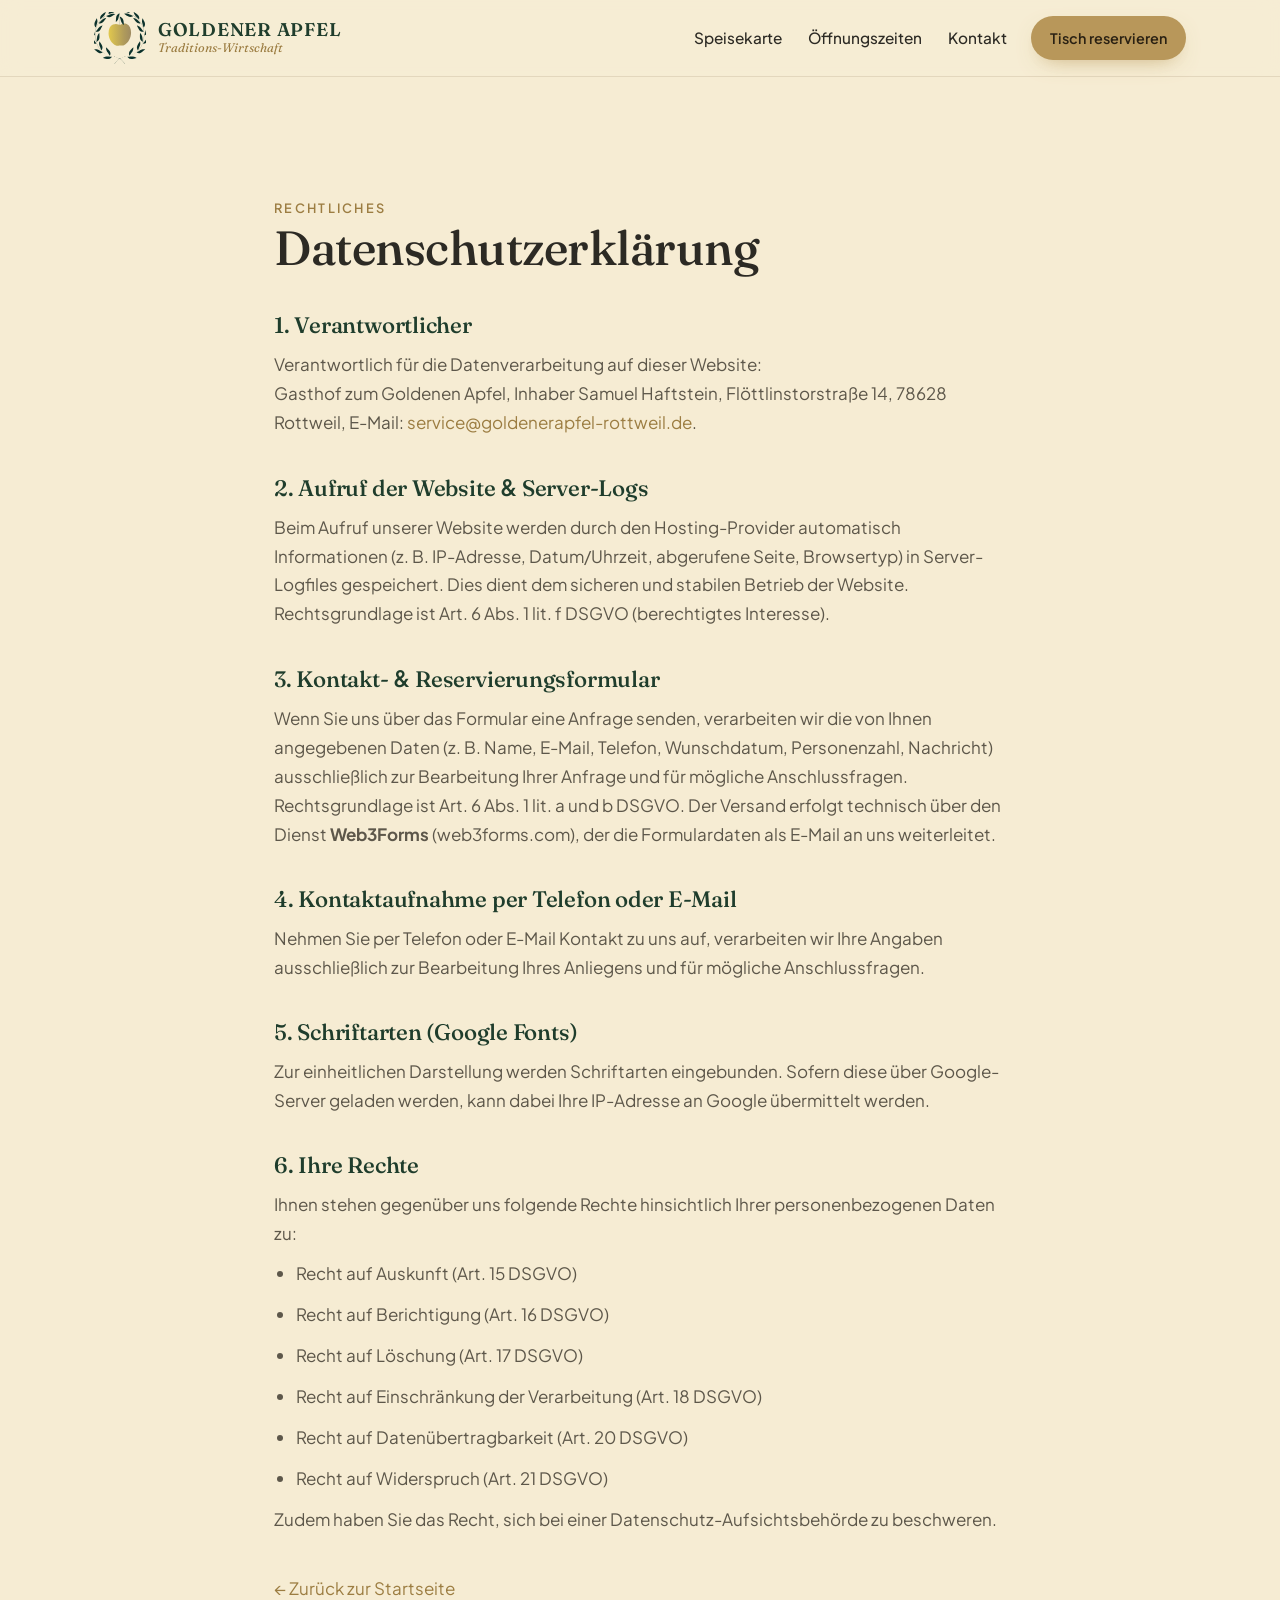
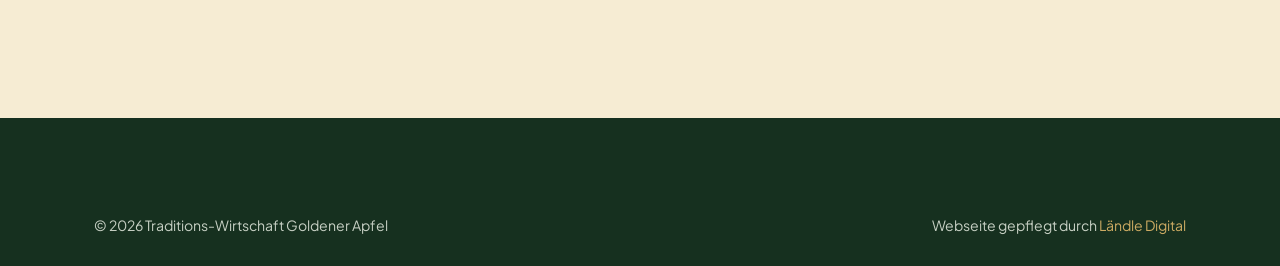
<file: datenschutz.html>
<!DOCTYPE html>
<html lang="de-DE">
<head>
<meta charset="UTF-8" />
<meta name="viewport" content="width=device-width, initial-scale=1.0" />
<title>Datenschutz · Goldener Apfel Rottweil</title>
<meta name="description" content="Datenschutzerklärung der Traditions-Wirtschaft Goldener Apfel in Rottweil." />
<meta name="robots" content="noindex, follow" />
<link rel="icon" type="image/svg+xml" href="logo.svg" />
<link rel="preconnect" href="https://fonts.googleapis.com" />
<link rel="preconnect" href="https://fonts.gstatic.com" crossorigin />
<link href="https://fonts.googleapis.com/css2?family=Fraunces:ital,opsz,wght@0,9..144,400;0,9..144,500;0,9..144,600;1,9..144,400&family=Plus+Jakarta+Sans:wght@400;500;600;700&display=swap" rel="stylesheet" />
<link rel="stylesheet" href="style.css" />
<style>
  .legal { max-width: 820px; margin: 0 auto; }
  .legal h1 { font-size: clamp(2.1rem, 4.4vw, 3rem); }
  .legal h2 { font-size: 1.4rem; margin-top: 38px; color: var(--green); }
  .legal p, .legal li { margin-top: 12px; color: var(--ink-muted); }
  .legal ul { list-style: disc; padding-left: 22px; }
  .legal a { color: var(--gold-deep); }
  .legal .todo { background: var(--cream-deep); border-left: 3px solid var(--gold); padding: 4px 10px; border-radius: 4px; font-size: .9rem; color: var(--ink-soft); }
</style>
</head>
<body>

<header class="topbar">
  <div class="shell topbar__inner">
    <a href="index.html" class="topbar__logo" aria-label="Goldener Apfel – Startseite">
      <img src="logo.svg" alt="Goldener Apfel" />
      <span class="topbar__wordmark"><b>GOLDENER APFEL</b><small>Traditions-Wirtschaft</small></span>
    </a>
    <nav class="topbar__nav" aria-label="Hauptnavigation">
      <a href="index.html#speisekarte">Speisekarte</a>
      <a href="index.html#oeffnungszeiten">Öffnungszeiten</a>
      <a href="index.html#kontakt">Kontakt</a>
    </nav>
    <a href="index.html#kontakt" class="btn btn--primary btn--sm topbar__cta">Tisch reservieren</a>
  </div>
</header>

<main>
<section class="section section--cream">
  <div class="shell legal">
    <span class="eyebrow eyebrow--solo">Rechtliches</span>
    <h1>Datenschutzerklärung</h1>

    <h2>1. Verantwortlicher</h2>
    <p>
      Verantwortlich für die Datenverarbeitung auf dieser Website:<br/>
      Gasthof zum Goldenen Apfel, Inhaber Samuel Haftstein,
      Flöttlinstorstraße 14, 78628 Rottweil,
      E-Mail: <a href="mailto:service@goldenerapfel-rottweil.de">service@goldenerapfel-rottweil.de</a>.
    </p>

    <h2>2. Aufruf der Website <span class="amp">&amp;</span> Server-Logs</h2>
    <p>
      Beim Aufruf unserer Website werden durch den Hosting-Provider automatisch Informationen
      (z. B. IP-Adresse, Datum/Uhrzeit, abgerufene Seite, Browsertyp) in Server-Logfiles
      gespeichert. Dies dient dem sicheren und stabilen Betrieb der Website.
      Rechtsgrundlage ist Art. 6 Abs. 1 lit. f DSGVO (berechtigtes Interesse).
    </p>

    <h2>3. Kontakt- <span class="amp">&amp;</span> Reservierungsformular</h2>
    <p>
      Wenn Sie uns über das Formular eine Anfrage senden, verarbeiten wir die von Ihnen
      angegebenen Daten (z. B. Name, E-Mail, Telefon, Wunschdatum, Personenzahl, Nachricht)
      ausschließlich zur Bearbeitung Ihrer Anfrage und für mögliche Anschlussfragen.
      Rechtsgrundlage ist Art. 6 Abs. 1 lit. a und b DSGVO. Der Versand erfolgt technisch
      über den Dienst <strong>Web3Forms</strong> (web3forms.com), der die Formulardaten als
      E-Mail an uns weiterleitet.
    </p>

    <h2>4. Kontaktaufnahme per Telefon oder E-Mail</h2>
    <p>
      Nehmen Sie per Telefon oder E-Mail Kontakt zu uns auf, verarbeiten wir Ihre
      Angaben ausschließlich zur Bearbeitung Ihres Anliegens und für mögliche Anschlussfragen.
    </p>

    <h2>5. Schriftarten (Google Fonts)</h2>
    <p>
      Zur einheitlichen Darstellung werden Schriftarten eingebunden. Sofern diese über
      Google-Server geladen werden, kann dabei Ihre IP-Adresse an Google übermittelt werden.
    </p>

    <h2>6. Ihre Rechte</h2>
    <p>Ihnen stehen gegenüber uns folgende Rechte hinsichtlich Ihrer personenbezogenen Daten zu:</p>
    <ul>
      <li>Recht auf Auskunft (Art. 15 DSGVO)</li>
      <li>Recht auf Berichtigung (Art. 16 DSGVO)</li>
      <li>Recht auf Löschung (Art. 17 DSGVO)</li>
      <li>Recht auf Einschränkung der Verarbeitung (Art. 18 DSGVO)</li>
      <li>Recht auf Datenübertragbarkeit (Art. 20 DSGVO)</li>
      <li>Recht auf Widerspruch (Art. 21 DSGVO)</li>
    </ul>
    <p>
      Zudem haben Sie das Recht, sich bei einer Datenschutz-Aufsichtsbehörde zu beschweren.
    </p>

    <p style="margin-top:40px;"><a href="index.html">&larr; Zurück zur Startseite</a></p>
  </div>
</section>
</main>

<footer class="footer">
  <div class="shell">
    <div class="footer__bottom" style="margin-top:0; border-top:none;">
      <span>© <span id="year">2026</span> Traditions-Wirtschaft Goldener Apfel</span>
      <span>Webseite gepflegt durch <a href="https://www.laendle-digital.com/" target="_blank" rel="noopener">Ländle Digital</a></span>
    </div>
  </div>
</footer>
<script>document.getElementById('year').textContent = new Date().getFullYear();</script>
</body>
</html>
</file>
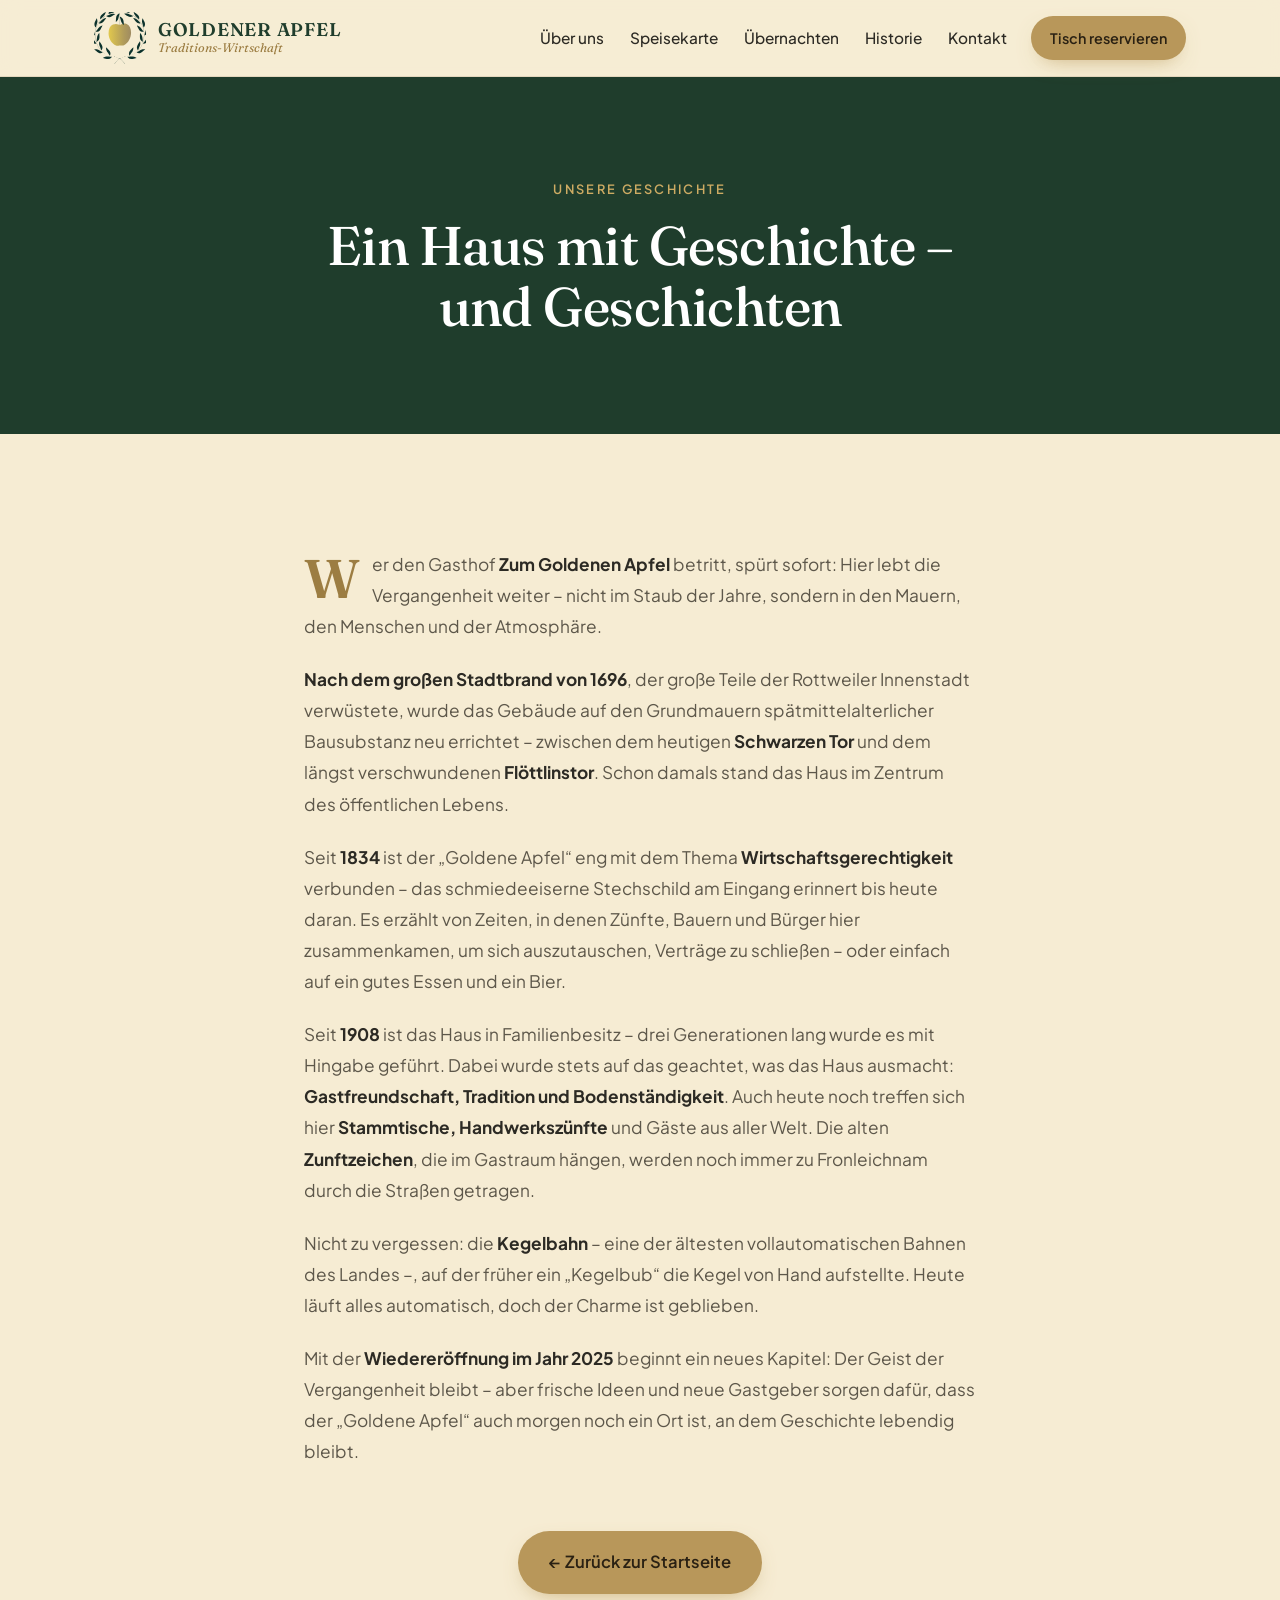
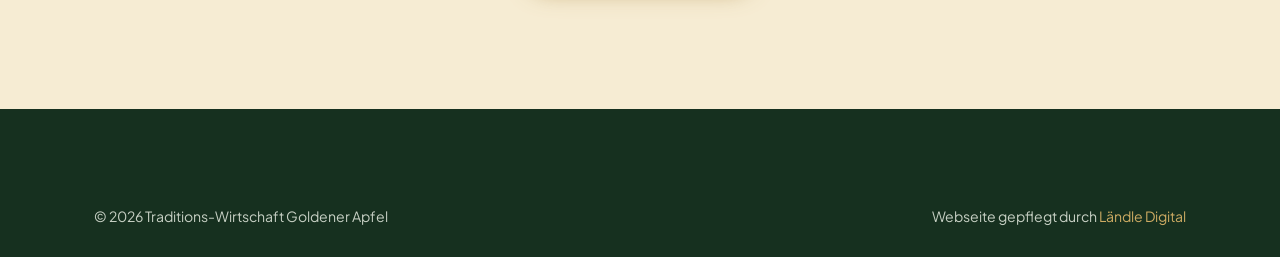
<file: historie.html>
<!DOCTYPE html>
<html lang="de-DE">
<head>
<meta charset="UTF-8" />
<meta name="viewport" content="width=device-width, initial-scale=1.0" />
<title>Historie · Goldener Apfel Rottweil – Ein Haus mit Geschichte</title>
<meta name="description" content="Die Geschichte des Gasthofs Zum Goldenen Apfel in Rottweil – vom Stadtbrand 1696 über die Wirtschaftsgerechtigkeit und drei Generationen Familienbesitz bis zur Wiedereröffnung 2025." />
<meta name="robots" content="index, follow" />
<meta name="theme-color" content="#1f3d2c" />
<link rel="canonical" href="https://www.goldenerapfel-rottweil.de/historie.html" />
<link rel="icon" type="image/svg+xml" href="logo.svg" />
<link rel="preconnect" href="https://fonts.googleapis.com" />
<link rel="preconnect" href="https://fonts.gstatic.com" crossorigin />
<link href="https://fonts.googleapis.com/css2?family=Fraunces:ital,opsz,wght@0,9..144,400;0,9..144,500;0,9..144,600;1,9..144,400;1,9..144,500&family=Plus+Jakarta+Sans:wght@400;500;600;700&display=swap" rel="stylesheet" />
<link rel="stylesheet" href="style.css" />
<style>
  .history-hero { background: var(--green); color: var(--on-green); text-align: center; padding-block: clamp(56px, 8vw, 96px); }
  .history-hero h1 { color: #fff; font-size: clamp(2.1rem, 5vw, 3.4rem); margin-top: 14px; }
  .history-hero .eyebrow { color: var(--gold-light); justify-content: center; }
  .history-hero .eyebrow::before { display: none; }
  .prose { max-width: 760px; margin: 0 auto; }
  .prose p { margin-top: 22px; color: var(--ink-muted); font-size: 1.08rem; line-height: 1.8; }
  .prose p:first-of-type { margin-top: 0; }
  .prose p:first-of-type::first-letter {
    font-family: var(--font-display); font-weight: 600; float: left;
    font-size: 3.4rem; line-height: .9; padding: 6px 12px 0 0; color: var(--gold-deep);
  }
  .prose strong { color: var(--ink); }
  .history-back { text-align: center; margin-top: clamp(40px, 6vw, 64px); }
</style>
</head>
<body>

<header class="topbar">
  <div class="shell topbar__inner">
    <a href="index.html" class="topbar__logo" aria-label="Goldener Apfel – Startseite">
      <img src="logo.svg" alt="Goldener Apfel" />
      <span class="topbar__wordmark"><b>GOLDENER APFEL</b><small>Traditions-Wirtschaft</small></span>
    </a>
    <nav class="topbar__nav" aria-label="Hauptnavigation">
      <a href="index.html#ueber-uns">Über uns</a>
      <a href="index.html#speisekarte">Speisekarte</a>
      <a href="index.html#zimmer">Übernachten</a>
      <a href="historie.html">Historie</a>
      <a href="index.html#kontakt">Kontakt</a>
    </nav>
    <a href="index.html#kontakt" class="btn btn--primary btn--sm topbar__cta">Tisch reservieren</a>
  </div>
</header>

<main>

<section class="history-hero">
  <div class="shell">
    <span class="eyebrow eyebrow--solo">Unsere Geschichte</span>
    <h1>Ein Haus mit Geschichte –<br/>und Geschichten</h1>
  </div>
</section>

<section class="section section--cream">
  <div class="shell prose">
    <p>Wer den Gasthof <strong>Zum Goldenen Apfel</strong> betritt, spürt sofort: Hier lebt die Vergangenheit weiter – nicht im Staub der Jahre, sondern in den Mauern, den Menschen und der Atmosphäre.</p>

    <p><strong>Nach dem großen Stadtbrand von 1696</strong>, der große Teile der Rottweiler Innenstadt verwüstete, wurde das Gebäude auf den Grundmauern spätmittelalterlicher Bausubstanz neu errichtet – zwischen dem heutigen <strong>Schwarzen Tor</strong> und dem längst verschwundenen <strong>Flöttlinstor</strong>. Schon damals stand das Haus im Zentrum des öffentlichen Lebens.</p>

    <p>Seit <strong>1834</strong> ist der „Goldene Apfel“ eng mit dem Thema <strong>Wirtschaftsgerechtigkeit</strong> verbunden – das schmiedeeiserne Stechschild am Eingang erinnert bis heute daran. Es erzählt von Zeiten, in denen Zünfte, Bauern und Bürger hier zusammenkamen, um sich auszutauschen, Verträge zu schließen – oder einfach auf ein gutes Essen und ein Bier.</p>

    <p>Seit <strong>1908</strong> ist das Haus in Familienbesitz – drei Generationen lang wurde es mit Hingabe geführt. Dabei wurde stets auf das geachtet, was das Haus ausmacht: <strong>Gastfreundschaft, Tradition und Bodenständigkeit</strong>. Auch heute noch treffen sich hier <strong>Stammtische, Handwerkszünfte</strong> und Gäste aus aller Welt. Die alten <strong>Zunftzeichen</strong>, die im Gastraum hängen, werden noch immer zu Fronleichnam durch die Straßen getragen.</p>

    <p>Nicht zu vergessen: die <strong>Kegelbahn</strong> – eine der ältesten vollautomatischen Bahnen des Landes –, auf der früher ein „Kegelbub“ die Kegel von Hand aufstellte. Heute läuft alles automatisch, doch der Charme ist geblieben.</p>

    <p>Mit der <strong>Wiedereröffnung im Jahr 2025</strong> beginnt ein neues Kapitel: Der Geist der Vergangenheit bleibt – aber frische Ideen und neue Gastgeber sorgen dafür, dass der „Goldene Apfel“ auch morgen noch ein Ort ist, an dem Geschichte lebendig bleibt.</p>

    <div class="history-back">
      <a href="index.html" class="btn btn--primary btn--lg">&larr; Zurück zur Startseite</a>
    </div>
  </div>
</section>
</main>

<footer class="footer">
  <div class="shell">
    <div class="footer__bottom" style="margin-top:0; border-top:none;">
      <span>© <span id="year">2026</span> Traditions-Wirtschaft Goldener Apfel</span>
      <span>Webseite gepflegt durch <a href="https://www.laendle-digital.com/" target="_blank" rel="noopener">Ländle Digital</a></span>
    </div>
  </div>
</footer>
<script>document.getElementById('year').textContent = new Date().getFullYear();</script>
</body>
</html>
</file>
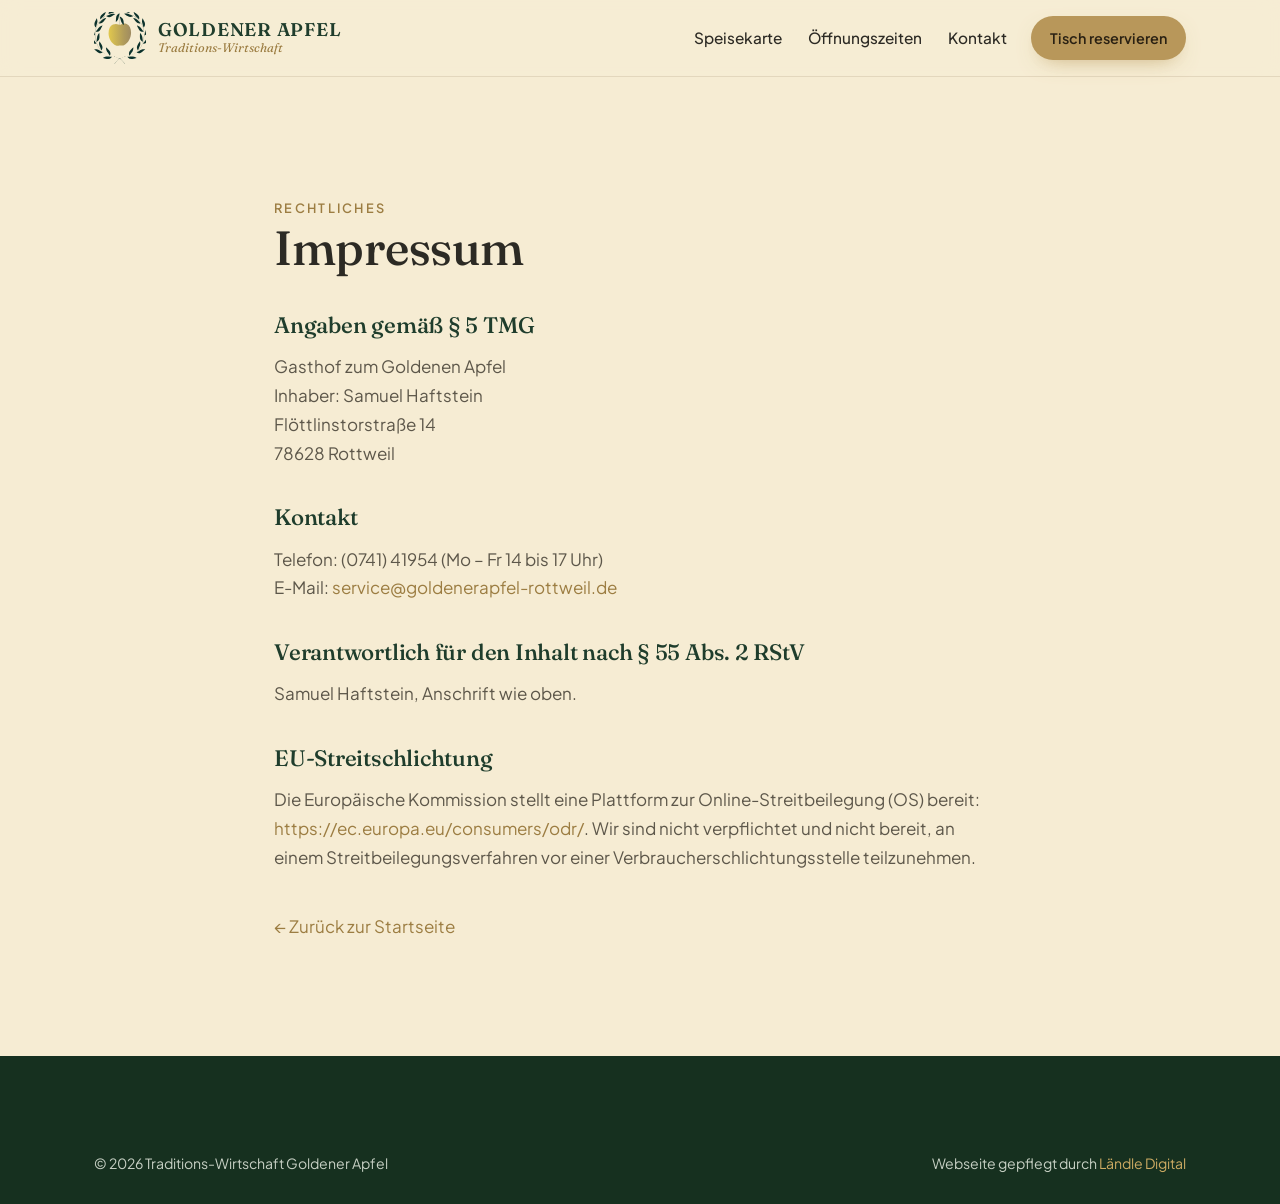
<file: impressum.html>
<!DOCTYPE html>
<html lang="de-DE">
<head>
<meta charset="UTF-8" />
<meta name="viewport" content="width=device-width, initial-scale=1.0" />
<title>Impressum · Goldener Apfel Rottweil</title>
<meta name="description" content="Impressum der Traditions-Wirtschaft Goldener Apfel in Rottweil." />
<meta name="robots" content="noindex, follow" />
<link rel="icon" type="image/svg+xml" href="logo.svg" />
<link rel="preconnect" href="https://fonts.googleapis.com" />
<link rel="preconnect" href="https://fonts.gstatic.com" crossorigin />
<link href="https://fonts.googleapis.com/css2?family=Fraunces:ital,opsz,wght@0,9..144,400;0,9..144,500;0,9..144,600;1,9..144,400&family=Plus+Jakarta+Sans:wght@400;500;600;700&display=swap" rel="stylesheet" />
<link rel="stylesheet" href="style.css" />
<style>
  .legal { max-width: 820px; margin: 0 auto; }
  .legal h1 { font-size: clamp(2.1rem, 4.4vw, 3rem); }
  .legal h2 { font-size: 1.4rem; margin-top: 38px; color: var(--green); }
  .legal p { margin-top: 14px; color: var(--ink-muted); }
  .legal a { color: var(--gold-deep); }
  .legal .todo { background: var(--cream-deep); border-left: 3px solid var(--gold); padding: 4px 10px; border-radius: 4px; font-size: .9rem; color: var(--ink-soft); }
</style>
</head>
<body>

<header class="topbar">
  <div class="shell topbar__inner">
    <a href="index.html" class="topbar__logo" aria-label="Goldener Apfel – Startseite">
      <img src="logo.svg" alt="Goldener Apfel" />
      <span class="topbar__wordmark"><b>GOLDENER APFEL</b><small>Traditions-Wirtschaft</small></span>
    </a>
    <nav class="topbar__nav" aria-label="Hauptnavigation">
      <a href="index.html#speisekarte">Speisekarte</a>
      <a href="index.html#oeffnungszeiten">Öffnungszeiten</a>
      <a href="index.html#kontakt">Kontakt</a>
    </nav>
    <a href="index.html#kontakt" class="btn btn--primary btn--sm topbar__cta">Tisch reservieren</a>
  </div>
</header>

<main>
<section class="section section--cream">
  <div class="shell legal">
    <span class="eyebrow eyebrow--solo">Rechtliches</span>
    <h1>Impressum</h1>
    <h2>Angaben gemäß § 5 TMG</h2>
    <p>
      Gasthof zum Goldenen Apfel<br/>
      Inhaber: Samuel Haftstein<br/>
      Flöttlinstorstraße 14<br/>
      78628 Rottweil
    </p>

    <h2>Kontakt</h2>
    <p>
      Telefon: (0741) 41954 (Mo – Fr 14 bis 17 Uhr)<br/>
      E-Mail: <a href="mailto:service@goldenerapfel-rottweil.de">service@goldenerapfel-rottweil.de</a>
    </p>

    <h2>Verantwortlich für den Inhalt nach § 55 Abs. 2 RStV</h2>
    <p>Samuel Haftstein, Anschrift wie oben.</p>

    <h2>EU-Streitschlichtung</h2>
    <p>
      Die Europäische Kommission stellt eine Plattform zur Online-Streitbeilegung (OS) bereit:
      <a href="https://ec.europa.eu/consumers/odr/" target="_blank" rel="noopener">https://ec.europa.eu/consumers/odr/</a>.
      Wir sind nicht verpflichtet und nicht bereit, an einem Streitbeilegungsverfahren vor einer
      Verbraucherschlichtungsstelle teilzunehmen.
    </p>

    <p style="margin-top:40px;"><a href="index.html">&larr; Zurück zur Startseite</a></p>
  </div>
</section>
</main>

<footer class="footer">
  <div class="shell">
    <div class="footer__bottom" style="margin-top:0; border-top:none;">
      <span>© <span id="year">2026</span> Traditions-Wirtschaft Goldener Apfel</span>
      <span>Webseite gepflegt durch <a href="https://www.laendle-digital.com/" target="_blank" rel="noopener">Ländle Digital</a></span>
    </div>
  </div>
</footer>
<script>document.getElementById('year').textContent = new Date().getFullYear();</script>
</body>
</html>
</file>
<file: style.css>
/* ==========================================================================
   Traditions-Wirtschaft "Goldener Apfel" · Rottweil
   Warmes, traditionsreiches Stylesheet — Creme · Tannengrün · Gold
   ========================================================================== */

:root {
  /* Markenfarben (aus dem bestehenden Auftritt übernommen) */
  --cream:        #f6ecd3;   /* heller Creme-Hintergrund (Header) */
  --cream-soft:   #faf4e4;   /* sehr helles Creme */
  --cream-deep:   #efe2c4;   /* abgesetzte Creme-Fläche */
  --green:        #1f3d2c;   /* Tannengrün (Hero / dunkle Flächen) */
  --green-deep:   #16301f;   /* tiefes Grün */
  --green-soft:   #2a4d39;   /* aufgehelltes Grün */
  --gold:         #b8975a;   /* Gold (Logo, Akzente) */
  --gold-light:   #cdab63;
  --gold-deep:    #9c7d42;

  --ink:          #2c2a24;   /* Haupttext auf Creme */
  --ink-muted:    #5d574a;
  --ink-soft:     #7a7263;
  --line:         #e3d7bd;   /* Linien auf Creme */
  --line-strong:  #d4c39e;
  --on-green:     #f3ead6;   /* Text auf Grün */
  --on-green-mut: #c7d0c4;

  /* Typografie */
  --font-display: "Fraunces", "Playfair Display", Georgia, serif;
  --font-body: "Plus Jakarta Sans", -apple-system, BlinkMacSystemFont, "Segoe UI", sans-serif;

  /* Form */
  --radius-sm: 8px;
  --radius: 14px;
  --radius-lg: 22px;
  --radius-xl: 30px;
  --radius-pill: 999px;

  /* Schatten */
  --shadow-sm: 0 1px 2px rgba(44, 42, 36, .05), 0 2px 6px rgba(44, 42, 36, .06);
  --shadow-md: 0 10px 24px -10px rgba(44, 42, 36, .18);
  --shadow-lg: 0 24px 50px -18px rgba(31, 61, 44, .35);

  /* Layout */
  --maxw: 1180px;
  --gutter: clamp(20px, 4vw, 44px);
}

/* Reset ---------------------------------------------------------------- */
*, *::before, *::after { box-sizing: border-box; }
html { scroll-behavior: smooth; -webkit-text-size-adjust: 100%; scroll-padding-top: 92px; }
body {
  margin: 0;
  font-family: var(--font-body);
  font-size: 17px;
  line-height: 1.7;
  color: var(--ink);
  background: var(--cream-soft);
  -webkit-font-smoothing: antialiased;
  -moz-osx-font-smoothing: grayscale;
}
img, svg, video { display: block; max-width: 100%; height: auto; }
a { color: var(--gold-deep); text-decoration: none; transition: color .15s ease; }
a:hover { color: var(--gold); }
button { font-family: inherit; cursor: pointer; }
h1, h2, h3, h4 {
  font-family: var(--font-display);
  font-weight: 500;
  letter-spacing: -0.01em;
  line-height: 1.12;
  color: var(--ink);
  margin: 0;
}
p { margin: 0; }
ul, ol { margin: 0; padding: 0; list-style: none; }

/* Normales &-Zeichen statt der verschnörkelten Fraunces-Ligatur in Überschriften */
.amp { font-family: var(--font-body); font-weight: 600; font-style: normal; letter-spacing: 0; }

/* Layout-Helfer -------------------------------------------------------- */
.shell { width: 100%; max-width: var(--maxw); margin-inline: auto; padding-inline: var(--gutter); }
.section { padding-block: clamp(64px, 9vw, 120px); }
.section--cream { background: var(--cream); }
.section--green { background: var(--green); color: var(--on-green); }
.section--green h1, .section--green h2, .section--green h3, .section--green h4 { color: #fff; }

.section-head { max-width: 760px; margin: 0 auto clamp(40px, 6vw, 64px); text-align: center; }
.section-head h2 { font-size: clamp(2rem, 4.4vw, 3.1rem); margin-top: 12px; }
.section-head p { margin-top: 18px; color: var(--ink-muted); font-size: 1.08rem; }
.section--green .section-head p { color: var(--on-green-mut); }

/* Eyebrow -------------------------------------------------------------- */
.eyebrow {
  display: inline-flex; align-items: center; gap: 10px;
  font-family: var(--font-body);
  font-size: .8rem; font-weight: 600; letter-spacing: .18em; text-transform: uppercase;
  color: var(--gold-deep);
}
.section--green .eyebrow { color: var(--gold-light); }
.eyebrow::before, .eyebrow--line::after {
  content: ""; width: 30px; height: 1px; background: currentColor; opacity: .6;
}
.eyebrow--solo::before { display: none; }

/* Buttons -------------------------------------------------------------- */
.btn {
  display: inline-flex; align-items: center; justify-content: center; gap: 10px;
  font-family: var(--font-body); font-weight: 600; font-size: .98rem;
  padding: 13px 24px; border-radius: var(--radius-pill);
  border: 1.5px solid transparent; cursor: pointer; white-space: nowrap;
  transition: transform .12s ease, background .2s ease, color .2s ease, border-color .2s ease, box-shadow .2s ease;
}
.btn:active { transform: translateY(1px); }
.btn--lg { padding: 16px 30px; font-size: 1.04rem; }
.btn--sm { padding: 9px 18px; font-size: .9rem; }
.btn--block { width: 100%; }

.btn--primary { background: var(--gold); color: #2a2113; box-shadow: 0 8px 22px -10px rgba(184,151,90,.8); }
.btn--primary:hover { background: var(--gold-light); color: #2a2113; transform: translateY(-2px); }

.btn--green { background: var(--green); color: var(--on-green); }
.btn--green:hover { background: var(--green-soft); color: #fff; transform: translateY(-2px); }

.btn--whatsapp { background: #25d366; color: #08331b; }
.btn--whatsapp:hover { background: #2ee676; color: #08331b; transform: translateY(-2px); }

.btn--ghost { background: transparent; border-color: var(--line-strong); color: var(--ink); }
.btn--ghost:hover { border-color: var(--gold); color: var(--gold-deep); }

.btn--on-green { background: transparent; border-color: rgba(243,234,214,.4); color: #fff; }
.btn--on-green:hover { border-color: var(--gold-light); color: var(--gold-light); }

.icon { width: 18px; height: 18px; flex: none; }

/* ======================================================================
   TOPBAR
====================================================================== */
.topbar {
  position: sticky; top: 0; z-index: 60;
  background: rgba(246,236,211,.92);
  backdrop-filter: saturate(140%) blur(10px);
  border-bottom: 1px solid var(--line);
}
.topbar__inner { display: flex; align-items: center; gap: 20px; min-height: 76px; }
.topbar__logo { display: flex; align-items: center; gap: 12px; color: var(--green); }
.topbar__logo:hover { color: var(--green); }
.topbar__logo img { width: 52px; height: 52px; }
.topbar__wordmark { display: flex; flex-direction: column; line-height: 1; }
.topbar__wordmark b { font-family: var(--font-display); font-weight: 600; font-size: 1.15rem; letter-spacing: .04em; color: var(--green); }
.topbar__wordmark small { font-family: var(--font-display); font-style: italic; font-size: .78rem; color: var(--gold-deep); margin-top: 3px; }
.topbar__nav { display: flex; align-items: center; gap: 26px; margin-left: auto; }
.topbar__nav a { color: var(--ink); font-weight: 500; font-size: .96rem; position: relative; }
.topbar__nav a::after { content: ""; position: absolute; left: 0; bottom: -6px; width: 0; height: 2px; background: var(--gold); transition: width .2s ease; }
.topbar__nav a:hover { color: var(--green); }
.topbar__nav a:hover::after { width: 100%; }
.topbar__cta { margin-left: 4px; }

.burger { display: none; width: 44px; height: 44px; border: 1px solid var(--line-strong); border-radius: 10px; background: transparent; margin-left: auto; flex-direction: column; gap: 5px; align-items: center; justify-content: center; }
.burger span { width: 20px; height: 2px; background: var(--green); border-radius: 2px; transition: transform .2s ease, opacity .2s ease; }
.burger.is-open span:nth-child(1) { transform: translateY(7px) rotate(45deg); }
.burger.is-open span:nth-child(2) { opacity: 0; }
.burger.is-open span:nth-child(3) { transform: translateY(-7px) rotate(-45deg); }

.topbar__mobile { display: none; flex-direction: column; gap: 4px; padding: 12px var(--gutter) 22px; background: var(--cream); border-bottom: 1px solid var(--line); }
.topbar__mobile.is-open { display: flex; }
.topbar__mobile a { padding: 12px 6px; border-radius: 10px; color: var(--ink); font-weight: 500; }
.topbar__mobile a:hover { background: var(--cream-deep); }
.topbar__mobile .btn { margin-top: 8px; }

/* ======================================================================
   HERO
====================================================================== */
.hero { position: relative; background: var(--green); color: var(--on-green); overflow: hidden; }
.hero::before {
  content: ""; position: absolute; inset: 0;
  background:
    radial-gradient(900px 500px at 85% -10%, rgba(184,151,90,.18), transparent 60%),
    radial-gradient(700px 600px at 0% 110%, rgba(184,151,90,.10), transparent 55%);
  pointer-events: none;
}
.hero__inner { position: relative; display: grid; grid-template-columns: 1.05fr .95fr; gap: clamp(36px, 5vw, 72px); align-items: center; padding-block: clamp(64px, 9vw, 110px); }
.hero h1 { font-size: clamp(2.5rem, 5.6vw, 4.1rem); color: #fff; margin-top: 18px; }
.hero h1 em { font-style: italic; color: var(--gold-light); }
.hero__sub { margin-top: 22px; font-size: clamp(1.05rem, 1.6vw, 1.22rem); color: var(--on-green-mut); max-width: 56ch; }
.hero__cta { display: flex; flex-wrap: wrap; gap: 14px; margin-top: 32px; }
.hero__meta { display: flex; flex-wrap: wrap; gap: 10px 26px; margin-top: 34px; padding-top: 26px; border-top: 1px solid rgba(243,234,214,.16); }
.hero__meta li { display: flex; align-items: center; gap: 9px; color: var(--on-green-mut); font-size: .96rem; }
.hero__meta svg { color: var(--gold-light); }

/* Hero-Bildkachel (Platzhalter, durch Foto ersetzbar) */
.hero__visual { position: relative; }
.media {
  position: relative; border-radius: var(--radius-xl); overflow: hidden;
  background: linear-gradient(150deg, #2a4d39, #16301f);
  border: 1px solid rgba(243,234,214,.14);
  box-shadow: var(--shadow-lg);
  aspect-ratio: 4 / 5;
  display: grid; place-items: center; text-align: center;
}
.media__inner { color: rgba(243,234,214,.7); padding: 30px; }
.media__inner svg { width: 64px; height: 64px; margin: 0 auto 16px; color: var(--gold-light); }
.media__inner span { font-family: var(--font-display); font-style: italic; font-size: 1.1rem; }
/* Wenn ein Foto hinterlegt ist: style="background-image:url(...)" am .media setzen */
.media[style*="background-image"] { background-size: cover; background-position: center; }
.media[style*="background-image"] .media__inner { display: none; }

.hero__badge {
  position: absolute; bottom: 22px; left: 50%; transform: translateX(-50%);
  display: inline-flex; align-items: center; gap: 10px;
  background: var(--cream); color: var(--green); font-weight: 600; font-size: .92rem;
  padding: 12px 20px; border-radius: var(--radius-pill); box-shadow: var(--shadow-md); white-space: nowrap;
}
.hero__badge .dot { width: 9px; height: 9px; border-radius: 50%; background: #2fb463; box-shadow: 0 0 0 4px rgba(47,180,99,.22); }

/* ======================================================================
   WERTE-STREIFEN
====================================================================== */
.values { display: grid; grid-template-columns: repeat(4, 1fr); gap: clamp(18px, 3vw, 34px); }
.value { text-align: center; }
.value__icon { width: 58px; height: 58px; margin: 0 auto 16px; display: grid; place-items: center; border-radius: 50%; background: var(--cream-deep); color: var(--gold-deep); }
.value__icon svg { width: 26px; height: 26px; }
.value h3 { font-size: 1.18rem; }
.value p { margin-top: 8px; color: var(--ink-muted); font-size: .96rem; }

/* ======================================================================
   ÜBER UNS / STORY (Split)
====================================================================== */
.split { display: grid; grid-template-columns: .95fr 1.05fr; gap: clamp(36px, 5vw, 72px); align-items: center; }
.split--reverse .split__media { order: 2; }
.split__media .media { aspect-ratio: 5 / 6; background: linear-gradient(150deg, #efe2c4, #e3d7bd); border-color: var(--line); box-shadow: var(--shadow-md); }
.split__media .media__inner { color: var(--gold-deep); }
.split__media .media__inner svg { color: var(--gold); }
.split__content h2 { font-size: clamp(1.9rem, 4vw, 2.8rem); margin-top: 14px; }
.split__content p { margin-top: 18px; color: var(--ink-muted); }
.split__content p strong { color: var(--ink); }
.signature { display: flex; align-items: center; gap: 16px; margin-top: 30px; }
.signature__avatar { width: 56px; height: 56px; border-radius: 50%; background: var(--green); color: var(--gold-light); display: grid; place-items: center; font-family: var(--font-display); font-size: 1.4rem; }
.signature__name { font-family: var(--font-display); font-size: 1.18rem; color: var(--ink); }
.signature__role { font-size: .9rem; color: var(--ink-soft); }

/* ======================================================================
   SPEISEKARTE
====================================================================== */
.menu-card {
  max-width: 920px; margin: 0 auto;
  background: var(--cream-soft);
  border: 1px solid var(--line-strong);
  border-radius: var(--radius-lg);
  box-shadow: var(--shadow-md);
  padding: clamp(28px, 5vw, 56px) clamp(22px, 5vw, 64px) clamp(34px, 5vw, 56px);
  position: relative;
}
.menu-card__ribbon {
  position: absolute; top: -22px; left: 50%; transform: translateX(-50%);
  background: linear-gradient(180deg, var(--gold-light), var(--gold-deep));
  color: #2a2113; font-family: var(--font-display); font-weight: 600; letter-spacing: .12em;
  font-size: .92rem; text-transform: uppercase;
  padding: 11px 30px; border-radius: var(--radius-pill); box-shadow: var(--shadow-md); white-space: nowrap;
}
.menu-group { margin-top: 38px; }
.menu-group:first-of-type { margin-top: 20px; }
.menu-group__title {
  font-family: var(--font-body); font-weight: 700; letter-spacing: .14em; text-transform: uppercase;
  font-size: .92rem; color: var(--green); padding-bottom: 12px; margin-bottom: 6px;
  border-bottom: 2px solid var(--gold); display: inline-block;
}
.dish { display: flex; align-items: baseline; gap: 14px; padding: 14px 0; border-bottom: 1px solid var(--line); }
.dish:last-child { border-bottom: none; }
.dish__main { flex: 1; min-width: 0; }
.dish__name { font-weight: 600; color: var(--ink); }
.dish__desc { color: var(--ink-soft); font-size: .94rem; margin-top: 3px; }
.dish__dots { flex: 1; border-bottom: 1px dotted var(--line-strong); transform: translateY(-4px); min-width: 18px; }
.dish__price { font-family: var(--font-display); font-weight: 600; color: var(--gold-deep); white-space: nowrap; font-size: 1.05rem; }
.menu-note { margin-top: 36px; padding-top: 22px; border-top: 1px solid var(--line); text-align: center; color: var(--ink-soft); font-size: .92rem; font-style: italic; }

/* ======================================================================
   ÖFFNUNGSZEITEN
====================================================================== */
.hours-wrap { display: grid; grid-template-columns: 1.1fr .9fr; gap: clamp(28px, 4vw, 56px); align-items: center; max-width: 980px; margin: 0 auto; }
.hours-card { background: rgba(243,234,214,.06); border: 1px solid rgba(243,234,214,.18); border-radius: var(--radius-lg); padding: clamp(24px, 4vw, 40px); }
.hours-row { display: flex; justify-content: space-between; gap: 16px; padding: 14px 0; border-bottom: 1px solid rgba(243,234,214,.12); }
.hours-row:last-child { border-bottom: none; }
.hours-row span:first-child { color: #fff; font-weight: 500; }
.hours-row span:last-child { color: var(--on-green-mut); }
.hours-row.is-closed span:last-child { color: var(--gold-light); }
.hours-kitchen { margin-top: 22px; display: inline-flex; align-items: center; gap: 10px; padding: 10px 18px; border-radius: var(--radius-pill); background: rgba(184,151,90,.16); color: var(--gold-light); font-size: .94rem; font-weight: 600; }
.hours-aside h2 { color: #fff; font-size: clamp(1.9rem, 4vw, 2.8rem); margin-top: 14px; }
.hours-aside p { margin-top: 16px; color: var(--on-green-mut); }
.hours-aside .btn { margin-top: 24px; }

/* ======================================================================
   FEIERN & ANLÄSSE
====================================================================== */
.events { display: grid; grid-template-columns: repeat(3, 1fr); gap: clamp(18px, 3vw, 28px); }
.event-card {
  background: var(--cream-soft); border: 1px solid var(--line); border-radius: var(--radius-lg);
  padding: 30px 28px; box-shadow: var(--shadow-sm); transition: transform .18s ease, box-shadow .18s ease, border-color .18s ease;
}
.event-card:hover { transform: translateY(-4px); box-shadow: var(--shadow-md); border-color: var(--line-strong); }
.event-card__icon { width: 54px; height: 54px; border-radius: 14px; background: var(--green); color: var(--gold-light); display: grid; place-items: center; margin-bottom: 18px; }
.event-card__icon svg { width: 26px; height: 26px; }
.event-card h3 { font-size: 1.28rem; }
.event-card p { margin-top: 10px; color: var(--ink-muted); font-size: .98rem; }
.event-cta { margin-top: clamp(34px, 5vw, 48px); text-align: center; }
.event-cta p { color: var(--ink-muted); margin-bottom: 18px; }

/* ======================================================================
   KONTAKT
====================================================================== */
.contact-grid { display: grid; grid-template-columns: 1fr 1fr; gap: clamp(28px, 4vw, 56px); align-items: start; }
.contact-info h2 { font-size: clamp(1.9rem, 4vw, 2.8rem); margin-top: 14px; }
.contact-info > p { margin-top: 16px; color: var(--ink-muted); }
.contact-actions { display: flex; flex-wrap: wrap; gap: 12px; margin-top: 26px; }
.contact-list { margin-top: 30px; display: grid; gap: 18px; }
.contact-item { display: flex; gap: 14px; align-items: flex-start; }
.contact-item__icon { width: 44px; height: 44px; flex: none; border-radius: 12px; background: var(--cream-deep); color: var(--gold-deep); display: grid; place-items: center; }
.contact-item__icon svg { width: 20px; height: 20px; }
.contact-item__label { font-size: .82rem; letter-spacing: .08em; text-transform: uppercase; color: var(--ink-soft); }
.contact-item__value { font-weight: 600; color: var(--ink); }
.contact-item__value a { color: var(--ink); }
.contact-item__value a:hover { color: var(--gold-deep); }

/* Formular */
.contact-form {
  background: var(--cream-soft); border: 1px solid var(--line); border-radius: var(--radius-lg);
  padding: clamp(24px, 4vw, 40px); box-shadow: var(--shadow-md);
}
.contact-form h3 { font-size: 1.5rem; }
.contact-form > p { margin-top: 8px; margin-bottom: 22px; color: var(--ink-muted); font-size: .96rem; }
.field { margin-bottom: 18px; }
.field--row { display: grid; grid-template-columns: 1fr 1fr; gap: 18px; }
.field label { display: block; font-size: .9rem; font-weight: 600; color: var(--ink); margin-bottom: 7px; }
.field label .req { color: var(--gold-deep); }
.field input, .field select, .field textarea {
  width: 100%; font-family: inherit; font-size: 1rem; color: var(--ink);
  background: #fff; border: 1.5px solid var(--line-strong); border-radius: var(--radius-sm);
  padding: 12px 14px; transition: border-color .15s ease, box-shadow .15s ease;
}
.field textarea { resize: vertical; min-height: 120px; }
.field input:focus, .field select:focus, .field textarea:focus {
  outline: none; border-color: var(--gold); box-shadow: 0 0 0 3px rgba(184,151,90,.18);
}
.field--check { display: flex; gap: 10px; align-items: flex-start; }
.field--check input { width: auto; margin-top: 4px; }
.field--check label { font-weight: 400; font-size: .88rem; color: var(--ink-muted); margin-bottom: 0; }
.form-note { font-size: .82rem; color: var(--ink-soft); margin-top: 14px; text-align: center; }

/* ======================================================================
   FOOTER
====================================================================== */
.footer { background: var(--green-deep); color: var(--on-green-mut); padding-block: clamp(48px, 6vw, 72px) 28px; }
.footer__grid { display: grid; grid-template-columns: 1.6fr 1fr 1fr; gap: clamp(28px, 4vw, 56px); }
.footer__brand .topbar__logo { color: #fff; }
.footer__brand .topbar__wordmark b { color: #fff; }
.footer__brand .topbar__wordmark small { color: var(--gold-light); }
.footer__brand p { margin-top: 18px; max-width: 38ch; color: var(--on-green-mut); }
.footer h4 { color: #fff; font-family: var(--font-body); font-weight: 700; font-size: .85rem; letter-spacing: .12em; text-transform: uppercase; margin-bottom: 16px; }
.footer li { margin-bottom: 10px; }
.footer li a, .footer li { color: var(--on-green-mut); }
.footer li a:hover { color: var(--gold-light); }
.footer__bottom { display: flex; flex-wrap: wrap; justify-content: space-between; gap: 12px; margin-top: clamp(36px, 5vw, 56px); padding-top: 24px; border-top: 1px solid rgba(243,234,214,.14); font-size: .88rem; }
.footer__bottom a { color: var(--gold-light); }

/* ======================================================================
   RESPONSIVE
====================================================================== */
@media (max-width: 960px) {
  .topbar__nav, .topbar__cta { display: none; }
  .burger { display: flex; }
  .hero__inner { grid-template-columns: 1fr; }
  .hero__visual { max-width: 460px; margin-inline: auto; width: 100%; }
  .split { grid-template-columns: 1fr; }
  .split--reverse .split__media { order: 0; }
  .split__media { max-width: 460px; margin-inline: auto; width: 100%; }
  .hours-wrap { grid-template-columns: 1fr; }
  .contact-grid { grid-template-columns: 1fr; }
  .values { grid-template-columns: repeat(2, 1fr); }
  .events { grid-template-columns: 1fr; }
}
@media (max-width: 560px) {
  body { font-size: 16px; }
  .values { grid-template-columns: 1fr; }
  .field--row { grid-template-columns: 1fr; }
  .footer__grid { grid-template-columns: 1fr; }
  .hero__cta .btn, .contact-actions .btn { width: 100%; }
}

/* ======================================================================
   FOTOS – echte Bilder mit weichem Fallback
====================================================================== */
/* Foto füllt die .media-Kachel; fällt es aus (onerror entfernt das <img>),
   erscheint automatisch der Platzhalter (figcaption) darunter. */
.media__photo {
  position: absolute; inset: 0; z-index: 1;
  width: 100%; height: 100%; object-fit: cover; display: block;
}

/* Einzelne Foto-Kachel (Trio & Galerie) mit Creme-Fallback dahinter */
.photo {
  position: relative; overflow: hidden; border-radius: var(--radius-lg);
  background: linear-gradient(150deg, #efe2c4, #e3d7bd);
  box-shadow: var(--shadow-sm);
}
.photo img { width: 100%; height: 100%; object-fit: cover; display: block; }

/* Küchen-/Feier-Fotoband: 3 Bilder nebeneinander */
.photo-trio { display: grid; grid-template-columns: repeat(3, 1fr); gap: clamp(14px, 2vw, 22px); margin-bottom: clamp(34px, 5vw, 52px); }
.photo-trio .photo { aspect-ratio: 4 / 3; }
.photo-trio--feier { margin-top: clamp(8px, 2vw, 20px); margin-bottom: clamp(34px, 5vw, 48px); }

/* Impressionen-Galerie */
.gallery { display: grid; grid-template-columns: repeat(4, 1fr); grid-auto-rows: 1fr; gap: clamp(12px, 1.6vw, 18px); }
.gallery .photo { aspect-ratio: 1 / 1; }
.gallery .photo--wide { grid-column: span 2; aspect-ratio: 2 / 1; }

@media (max-width: 860px) {
  .photo-trio { grid-template-columns: 1fr 1fr; }
  .photo-trio .photo:nth-child(3) { grid-column: span 2; aspect-ratio: 16 / 9; }
  .gallery { grid-template-columns: repeat(2, 1fr); }
  .gallery .photo--wide { grid-column: span 2; aspect-ratio: 2 / 1; }
}
@media (max-width: 540px) {
  .photo-trio { grid-template-columns: 1fr; }
  .photo-trio .photo, .photo-trio .photo:nth-child(3) { grid-column: auto; aspect-ratio: 3 / 2; }
  .gallery { grid-template-columns: 1fr; }
  .gallery .photo, .gallery .photo--wide { grid-column: auto; aspect-ratio: 3 / 2; }
}

/* Reduced motion */
@media (prefers-reduced-motion: reduce) {
  * { scroll-behavior: auto !important; transition: none !important; }
}

/* ======================================================================
   SLIDESHOW / SLIDER  (durchklickbare Bilder, mehrere Instanzen)
====================================================================== */
.slider { position: relative; overflow: hidden; }
.slider .slider__slides { position: absolute; inset: 0; z-index: 0; }
.slider__slide {
  position: absolute; inset: 0; width: 100%; height: 100%;
  object-fit: cover; display: block; opacity: 0; transition: opacity .7s ease; z-index: 1;
}
.slider__slide.is-active { opacity: 1; z-index: 2; }
.slider__nav {
  position: absolute; top: 50%; transform: translateY(-50%); z-index: 4;
  width: 44px; height: 44px; border-radius: 50%; border: none; cursor: pointer;
  background: rgba(246,236,211,.9); color: var(--green);
  display: grid; place-items: center; box-shadow: var(--shadow-sm);
  opacity: 0; transition: opacity .2s ease, background .2s ease;
}
.slider:hover .slider__nav, .slider:focus-within .slider__nav { opacity: 1; }
.slider__nav:hover { background: #fff; }
.slider__nav--prev { left: 12px; } .slider__nav--next { right: 12px; }
.slider__dots { position: absolute; left: 0; right: 0; bottom: 14px; z-index: 4; display: flex; gap: 8px; justify-content: center; }
.slider__dot { width: 9px; height: 9px; padding: 0; border: none; border-radius: 50%; cursor: pointer; background: rgba(255,255,255,.55); box-shadow: 0 1px 2px rgba(0,0,0,.3); transition: background .2s ease, transform .2s ease; }
.slider__dot.is-active { background: #fff; transform: scale(1.3); }
@media (max-width: 640px) { .slider__nav { opacity: 1; width: 40px; height: 40px; } }

/* Breiter Slider (Querformat – Speisekarte, Feiern, Galerie) */
.slider--wide {
  aspect-ratio: 16 / 10; max-width: 960px; margin-inline: auto;
  border-radius: var(--radius-xl); overflow: hidden; border: 1px solid var(--line);
  box-shadow: var(--shadow-lg); background: linear-gradient(150deg, #efe2c4, #e3d7bd);
}
.slider--onmenu { margin-bottom: clamp(34px, 5vw, 52px); }
@media (max-width: 640px) { .slider--wide { aspect-ratio: 3 / 2; } }

/* ======================================================================
   ÜBERNACHTEN / GÄSTEZIMMER
====================================================================== */
.badge-soon {
  display: inline-flex; align-items: center; gap: 7px;
  font-family: var(--font-body); font-size: .74rem; font-weight: 700; letter-spacing: .12em; text-transform: uppercase;
  color: var(--gold-deep); background: var(--cream-deep); padding: 6px 14px; border-radius: var(--radius-pill);
}
.stay-cta {
  max-width: 720px; margin: clamp(34px, 5vw, 48px) auto 0; text-align: center;
  background: var(--cream-soft); border: 1px solid var(--line); border-radius: var(--radius-lg);
  padding: clamp(28px, 4vw, 44px); box-shadow: var(--shadow-md);
}
.stay-cta h3 { font-size: clamp(1.4rem, 2.4vw, 1.8rem); margin-top: 14px; }
.stay-cta p { color: var(--ink-muted); margin-top: 12px; max-width: 54ch; margin-inline: auto; }
.stay-cta__actions { display: flex; flex-wrap: wrap; gap: 12px; justify-content: center; margin-top: 24px; }
.btn.is-soon { opacity: .65; pointer-events: none; cursor: default; }
@media (max-width: 560px) { .stay-cta__actions .btn { width: 100%; } }


/* ======================================================================
   INTRO-VIDEO (YouTube Short, hochkant)
====================================================================== */
.intro-wrap { display: grid; grid-template-columns: 1fr .82fr; gap: clamp(28px, 4vw, 60px); align-items: center; }
.intro-text h2 { color: #fff; font-size: clamp(1.9rem, 4vw, 2.8rem); margin-top: 14px; }
.intro-text p { color: var(--on-green-mut); margin-top: 16px; max-width: 48ch; }
.intro-text .btn { margin-top: 26px; }
.intro-video { display: flex; justify-content: center; }
.phone-frame {
  position: relative; width: min(300px, 78vw); aspect-ratio: 9 / 16;
  border-radius: 28px; overflow: hidden; background: #000;
  box-shadow: var(--shadow-lg); border: 1px solid rgba(243,234,214,.18);
}
.phone-frame iframe { position: absolute; inset: 0; width: 100%; height: 100%; border: 0; }
@media (max-width: 860px) {
  .intro-wrap { grid-template-columns: 1fr; }
  .intro-text { text-align: center; }
  .intro-text p { margin-inline: auto; }
}

/* Original-Logo-Emblem: im Footer (dunkelgrün) auf cremefarbenem Medaillon sichtbar machen */
.footer__brand .topbar__logo img { background: var(--cream); border-radius: 50%; padding: 7px; }

/* Intro-Video-Player (selbst gehostet) */
.phone-frame video { position: absolute; inset: 0; width: 100%; height: 100%; object-fit: cover; border: 0; background: #000; z-index: 1; }
.intro-play {
  position: absolute; inset: 0; margin: auto; z-index: 3;
  width: 74px; height: 74px; border: none; border-radius: 50%; cursor: pointer;
  background: rgba(184,151,90,.94); color: #2a2113; display: grid; place-items: center;
  box-shadow: var(--shadow-lg); transition: transform .15s ease, background .2s ease;
}
.intro-play svg { margin-left: 4px; }
.intro-play:hover { transform: scale(1.06); background: var(--gold-light); }
.intro-play.is-hidden { display: none; }


/* Logo-Feinschliff mobil: Emblem gut erkennbar, Schriftzug kompakt */
@media (max-width: 560px) {
  .topbar__logo img { width: 50px; height: 50px; }
  .topbar__logo { gap: 10px; }
  .topbar__wordmark b { font-size: 1.02rem; }
  .topbar__wordmark small { font-size: .66rem; }
}

/* Hinweis unter Formularfeldern (z. B. Reservierungs-Regeln) */
.field-hint { display: block; margin-top: 7px; font-size: .82rem; line-height: 1.5; color: var(--ink-soft); }
.field-hint.is-warn { color: #b23b2e; font-weight: 500; }
</file>
